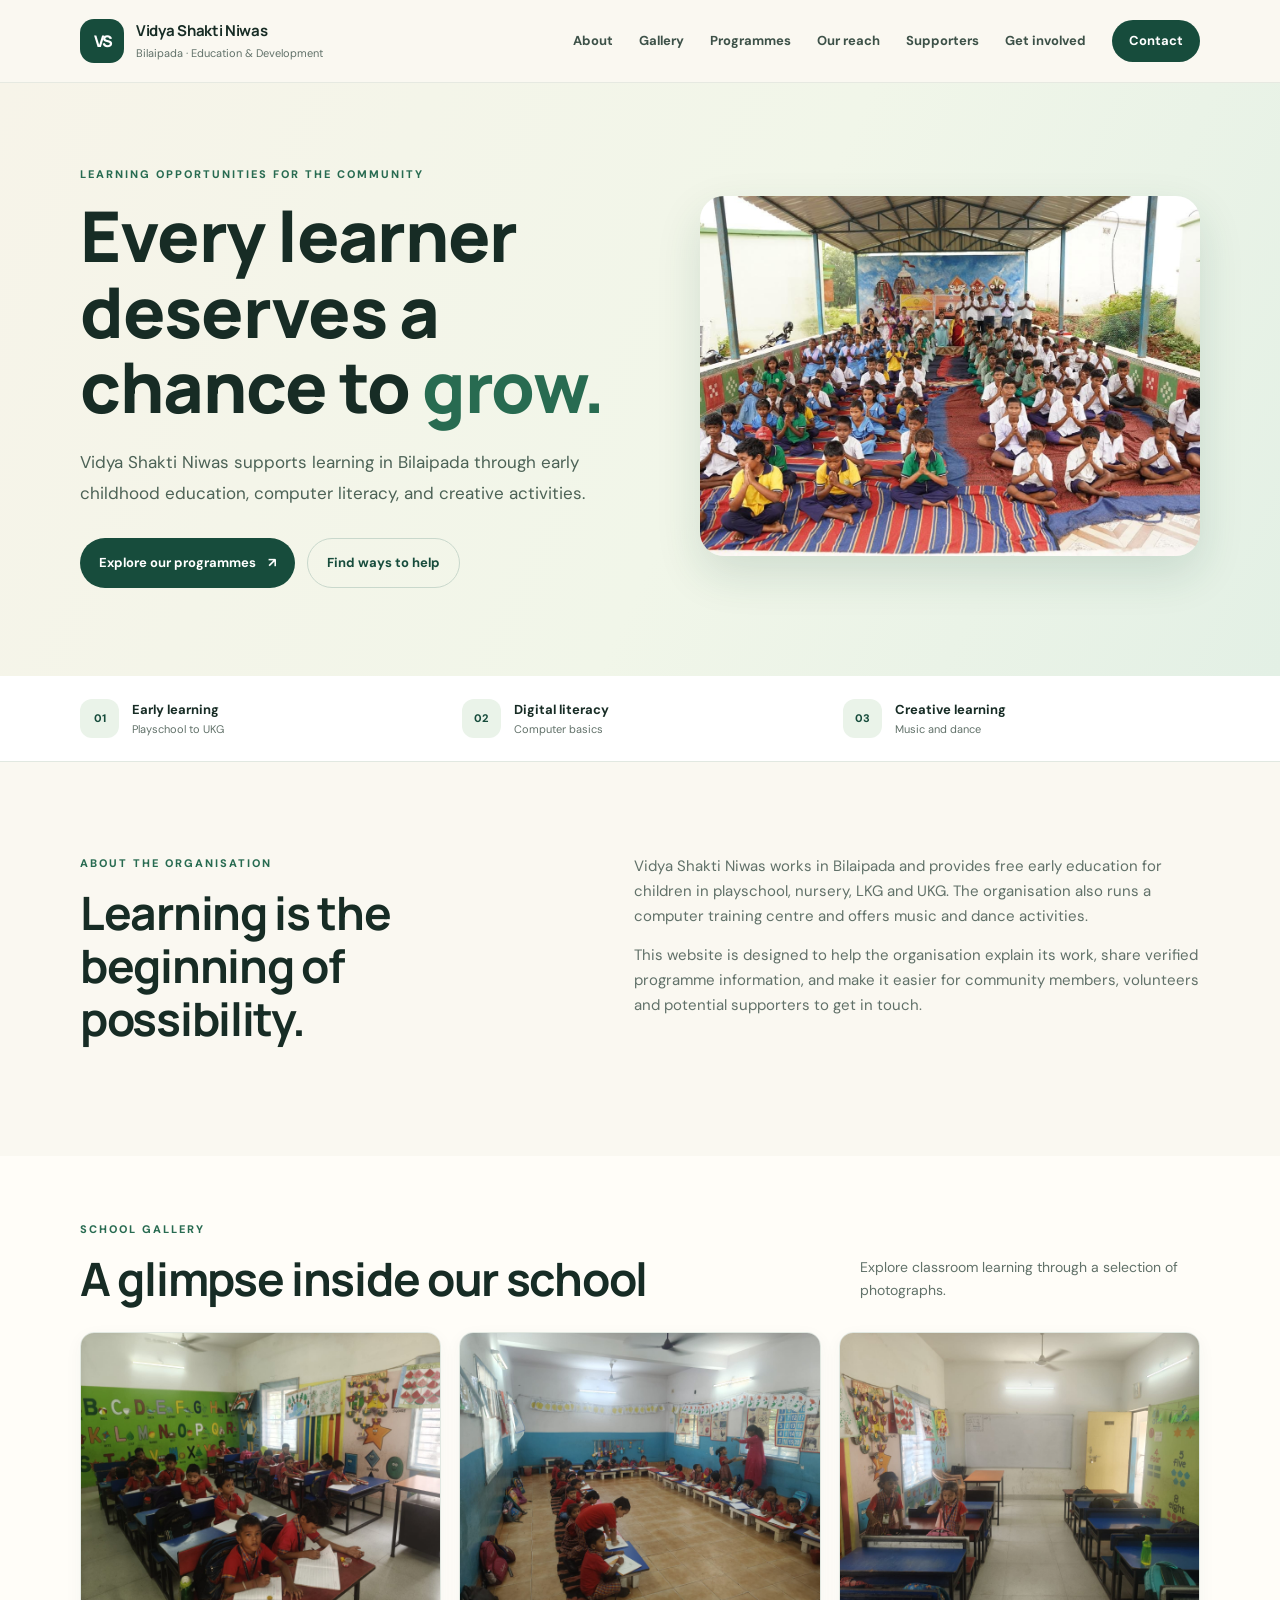
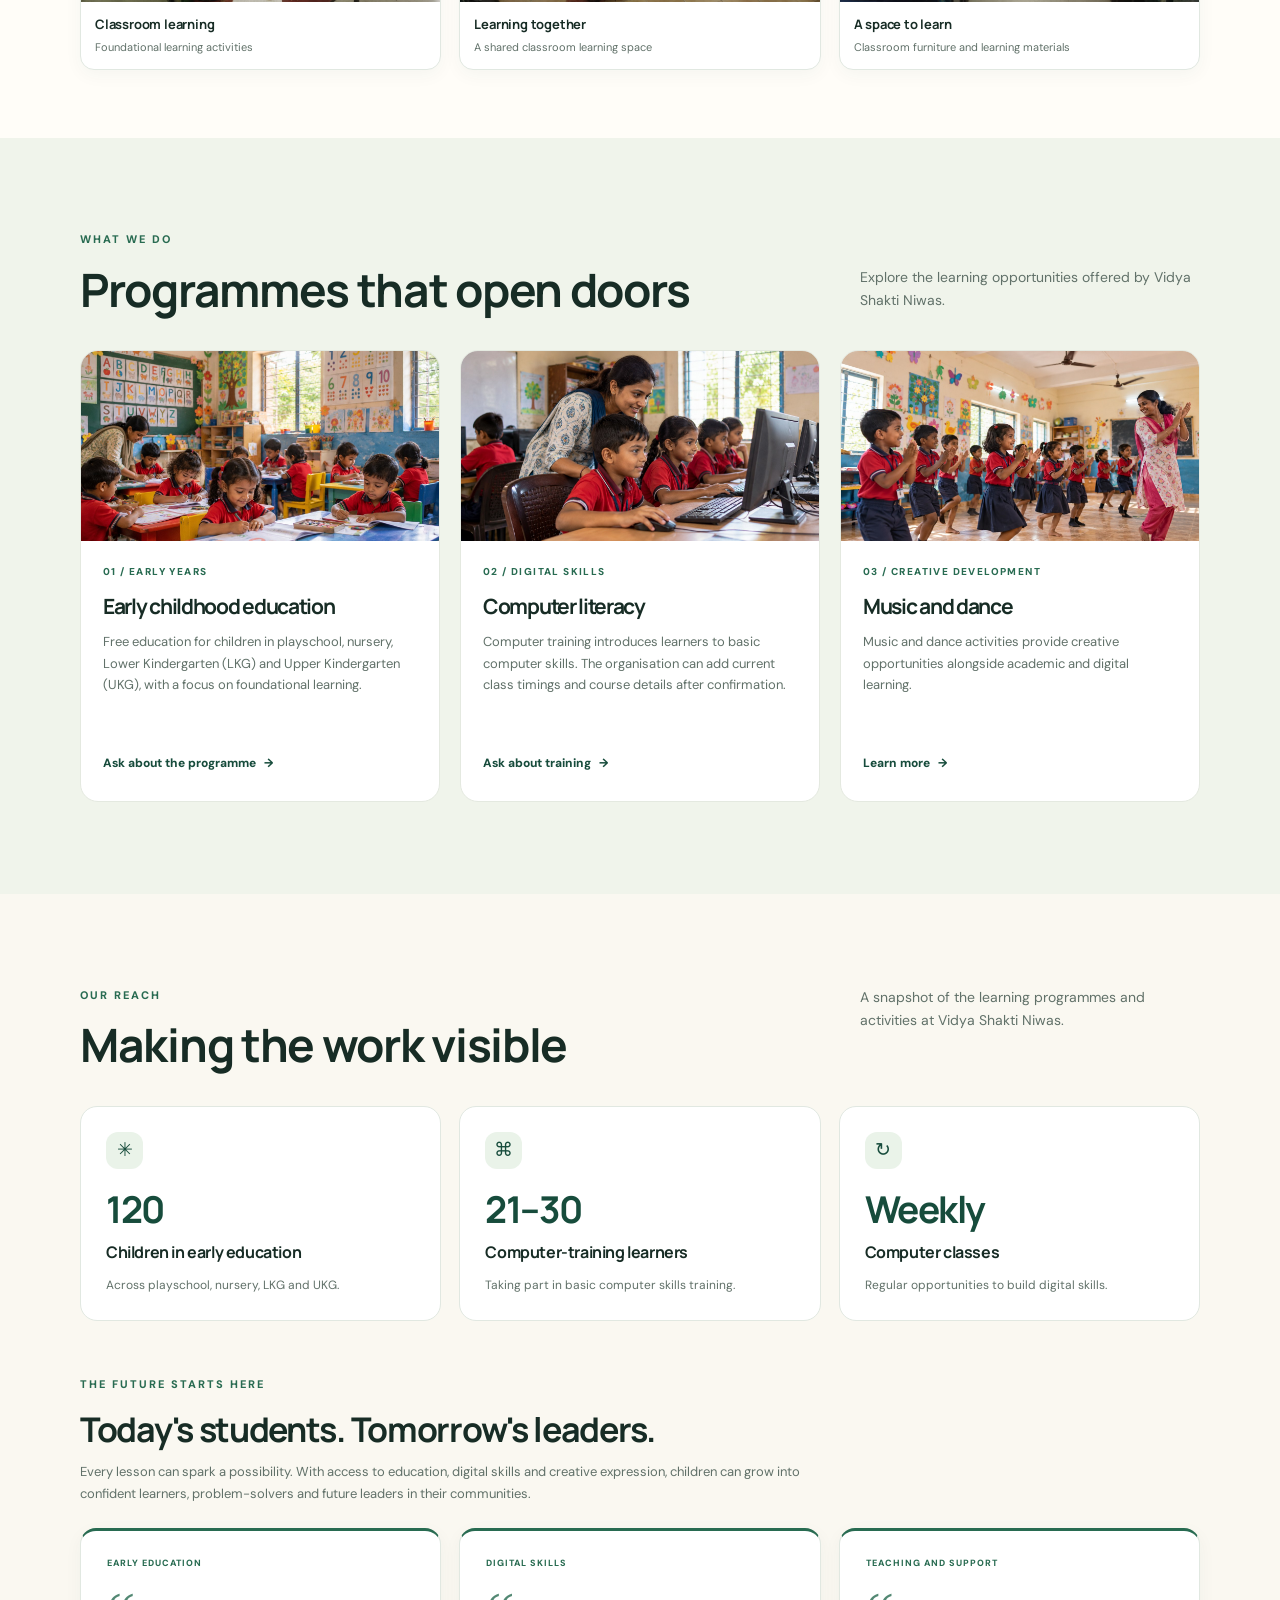
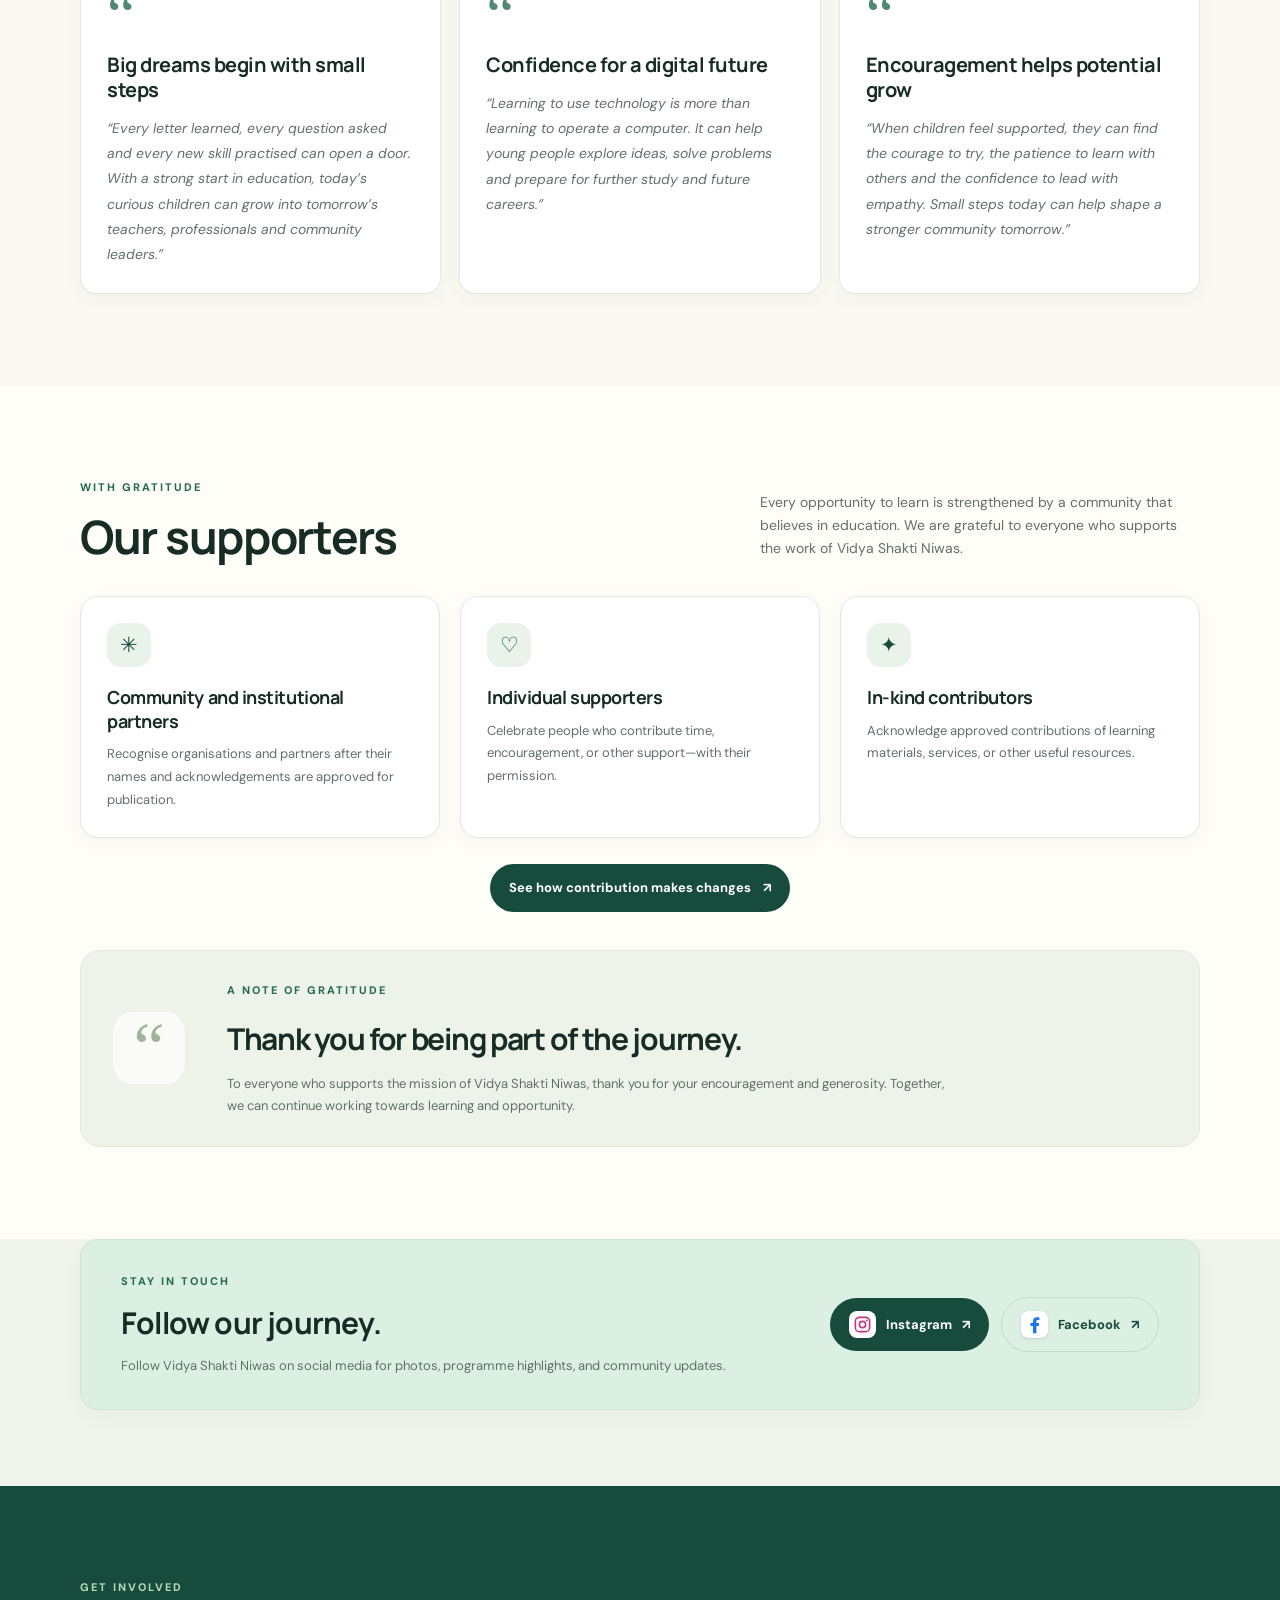
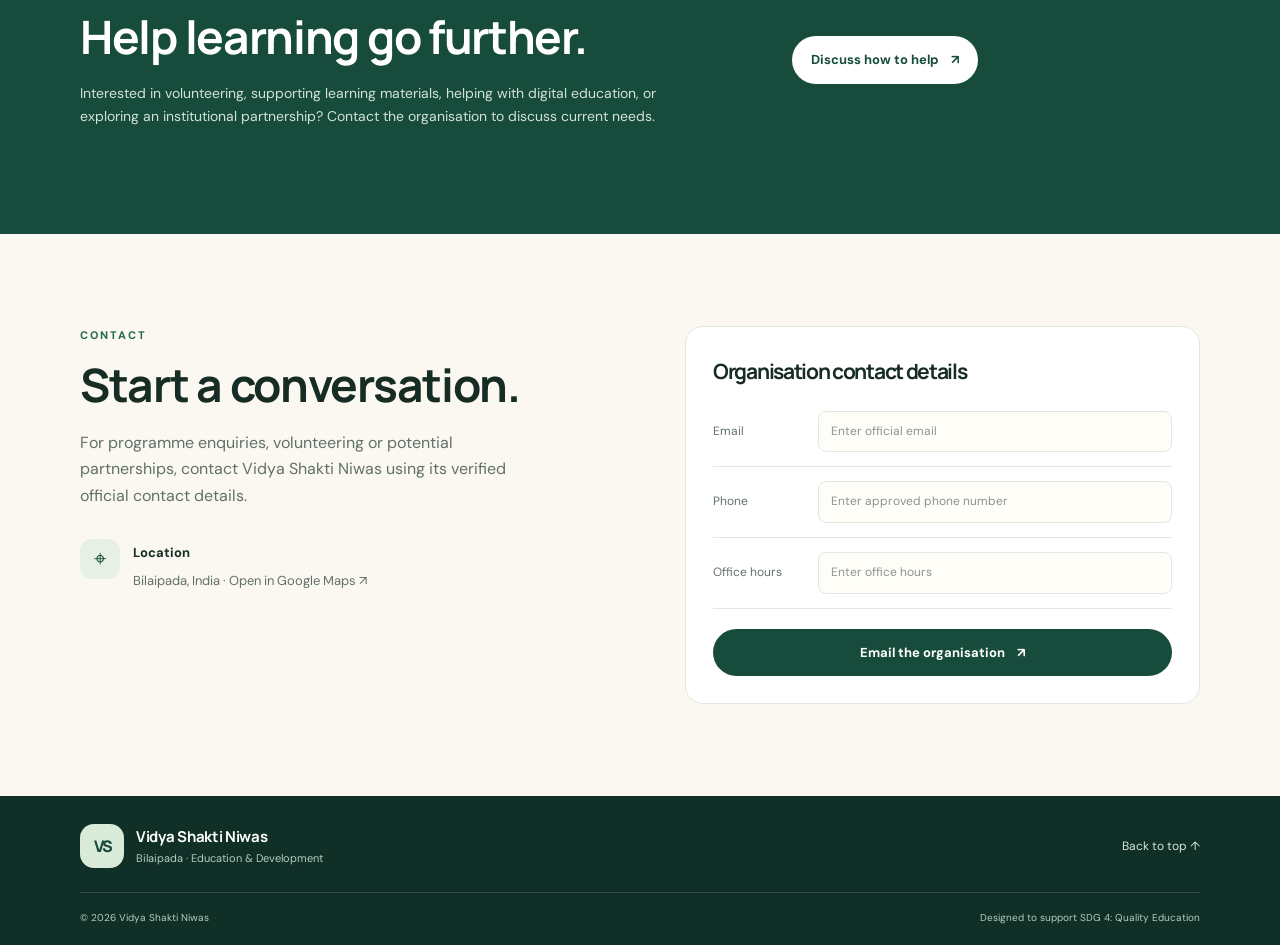
<file: index.html>
<!doctype html>
<html lang="en">
<head>
  <meta charset="utf-8">
  <meta name="viewport" content="width=device-width, initial-scale=1">
  <meta name="description" content="Learn about Vidya Shakti Niwas in Bilaipada and its early education, computer literacy, music and dance programmes.">
  <meta name="theme-color" content="#174c3c">
  <title>Vidya Shakti Niwas | Learning and Opportunity</title>
  <link rel="stylesheet" href="style.css?v=20261023-cards">
</head>
<body>
  <a class="skip-link" href="#main">Skip to content</a>
  <header class="site-header">
    <div class="container nav-wrap">
      <a class="brand" href="#home" aria-label="Vidya Shakti Niwas home">
        <span class="brand-mark" aria-hidden="true">VS</span>
        <span><strong>Vidya Shakti Niwas</strong><small>Bilaipada · Education & Development</small></span>
      </a>
      <button class="menu-toggle" id="menuToggle" aria-expanded="false" aria-controls="navLinks">Menu</button>
      <nav id="navLinks" class="nav-links" aria-label="Main navigation">
        <a href="#about">About</a>
        <a href="#school-gallery">Gallery</a>
        <a href="#programmes">Programmes</a>
        <a href="#impact">Our reach</a>
        <a href="#supporters">Supporters</a>
        <a href="#get-involved">Get involved</a>
        <a class="nav-cta" href="#contact">Contact</a>
      </nav>
    </div>
  </header>

  <main id="main">
    <section class="hero" id="home">
      <div class="hero-shape shape-one" aria-hidden="true"></div>
      <div class="container hero-grid">
        <div class="hero-copy">
          <p class="eyebrow">Learning opportunities for the community</p>
          <h1>Every learner deserves a chance to <em>grow.</em></h1>
          <p class="hero-intro">Vidya Shakti Niwas supports learning in Bilaipada through early childhood education, computer literacy, and creative activities.</p>
          <div class="hero-actions">
            <a class="button button-primary" href="#programmes">Explore our programmes <span aria-hidden="true">↗</span></a>
            <a class="button button-quiet" href="#get-involved">Find ways to help</a>
          </div>
        </div>
        <figure class="hero-photo-wrap">
          <img class="hero-photo" src="assets/school-community-gathering.jpg" alt="Students gathered beneath a covered outdoor learning space" loading="eager">
        </figure>
      </div>
    </section>

    <section class="trust-strip" aria-label="Organisation focus">
      <div class="container trust-grid">
        <div><span class="strip-icon">01</span><span><strong>Early learning</strong><small>Playschool to UKG</small></span></div>
        <div><span class="strip-icon">02</span><span><strong>Digital literacy</strong><small>Computer basics</small></span></div>
        <div><span class="strip-icon">03</span><span><strong>Creative learning</strong><small>Music and dance</small></span></div>
      </div>
    </section>

    <section class="section" id="about">
      <div class="container split">
        <div>
          <p class="eyebrow">About the organisation</p>
          <h2>Learning is the beginning of possibility.</h2>
        </div>
        <div class="section-copy">
          <p>Vidya Shakti Niwas works in Bilaipada and provides free early education for children in playschool, nursery, LKG and UKG. The organisation also runs a computer training centre and offers music and dance activities.</p>
          <p>This website is designed to help the organisation explain its work, share verified programme information, and make it easier for community members, volunteers and potential supporters to get in touch.</p>
        </div>
      </div>
    </section>

    <section class="section school-gallery" id="school-gallery">
      <div class="container">
        <div class="section-heading">
          <div><p class="eyebrow">School gallery</p><h2>A glimpse inside our school</h2></div>
          <p>Explore classroom learning through a selection of photographs.</p>
        </div>
        <div class="photo-grid">
          <figure class="photo-card">
            <img src="assets/classroom-alphabet-learning.jpeg" alt="Children learning in a classroom with alphabet displays" loading="lazy">
            <figcaption><strong>Classroom learning</strong><span>Foundational learning activities</span></figcaption>
          </figure>
          <figure class="photo-card">
            <img src="assets/classroom-learning-together.jpeg" alt="Children learning together in their classroom" loading="lazy">
            <figcaption><strong>Learning together</strong><span>A shared classroom learning space</span></figcaption>
          </figure>
          <figure class="photo-card">
            <img src="assets/classroom-empty-view.jpeg" alt="Classroom desks and educational displays" loading="lazy">
            <figcaption><strong>A space to learn</strong><span>Classroom furniture and learning materials</span></figcaption>
          </figure>
        </div>
      </div>
    </section>

    <section class="section section-tint" id="programmes">
      <div class="container">
        <div class="section-heading">
          <div><p class="eyebrow">What we do</p><h2>Programmes that open doors</h2></div>
          <p>Explore the learning opportunities offered by Vidya Shakti Niwas.</p>
        </div>
        <div class="programme-grid">
          <article class="programme-card">
            <div class="card-art"><img src="assets/ai-early-learning.jpg" alt="Illustration for the early childhood education programme" loading="lazy"></div>
            <div class="card-body"><p class="card-kicker">01 / Early years</p><h3>Early childhood education</h3><p>Free education for children in playschool, nursery, Lower Kindergarten (LKG) and Upper Kindergarten (UKG), with a focus on foundational learning.</p><a href="#contact" class="text-link">Ask about the programme <span aria-hidden="true">→</span></a></div>
          </article>
          <article class="programme-card">
            <div class="card-art"><img src="assets/ai-digital-literacy.jpg" alt="Illustration for the computer literacy programme" loading="lazy"></div>
            <div class="card-body"><p class="card-kicker">02 / Digital skills</p><h3>Computer literacy</h3><p>Computer training introduces learners to basic computer skills. The organisation can add current class timings and course details after confirmation.</p><a href="#contact" class="text-link">Ask about training <span aria-hidden="true">→</span></a></div>
          </article>
          <article class="programme-card">
            <div class="card-art"><img src="assets/ai-creative-learning.jpg" alt="Illustration for creative learning activities" loading="lazy"></div>
            <div class="card-body"><p class="card-kicker">03 / Creative development</p><h3>Music and dance</h3><p>Music and dance activities provide creative opportunities alongside academic and digital learning.</p><a href="#contact" class="text-link">Learn more <span aria-hidden="true">→</span></a></div>
          </article>
        </div>
      </div>
    </section>

    <section class="section" id="impact">
      <div class="container">
        <div class="section-heading impact-heading">
          <div><p class="eyebrow">Our reach</p><h2>Making the work visible</h2></div>
          <p>A snapshot of the learning programmes and activities at Vidya Shakti Niwas.</p>
        </div>
        <div class="impact-grid">
          <article class="impact-card"><span class="impact-symbol">✳</span><strong>120</strong><h3>Children in early education</h3><p>Across playschool, nursery, LKG and UKG.</p></article>
          <article class="impact-card"><span class="impact-symbol">⌘</span><strong>21–30</strong><h3>Computer-training learners</h3><p>Taking part in basic computer skills training.</p></article>
          <article class="impact-card"><span class="impact-symbol">↻</span><strong>Weekly</strong><h3>Computer classes</h3><p>Regular opportunities to build digital skills.</p></article>
        </div>
        <div class="stories-heading">
          <p class="eyebrow">The future starts here</p>
          <h3>Today's students. Tomorrow's leaders.</h3>
          <p>Every lesson can spark a possibility. With access to education, digital skills and creative expression, children can grow into confident learners, problem-solvers and future leaders in their communities.</p>
        </div>
        <div class="success-story-grid text-story-grid">
          <article class="success-story-card text-success-story">
            <div class="success-story-body">
              <span class="story-tag">Early education</span>
              <span class="story-quote-mark" aria-hidden="true">“</span>
              <h4>Big dreams begin with small steps</h4>
              <blockquote>“Every letter learned, every question asked and every new skill practised can open a door. With a strong start in education, today’s curious children can grow into tomorrow’s teachers, professionals and community leaders.”</blockquote>
            </div>
          </article>
          <article class="success-story-card text-success-story">
            <div class="success-story-body">
              <span class="story-tag">Digital skills</span>
              <span class="story-quote-mark" aria-hidden="true">“</span>
              <h4>Confidence for a digital future</h4>
              <blockquote>“Learning to use technology is more than learning to operate a computer. It can help young people explore ideas, solve problems and prepare for further study and future careers.”</blockquote>
            </div>
          </article>
          <article class="success-story-card text-success-story">
            <div class="success-story-body">
              <span class="story-tag">Teaching and support</span>
              <span class="story-quote-mark" aria-hidden="true">“</span>
              <h4>Encouragement helps potential grow</h4>
              <blockquote>“When children feel supported, they can find the courage to try, the patience to learn with others and the confidence to lead with empathy. Small steps today can help shape a stronger community tomorrow.”</blockquote>
            </div>
          </article>
        </div>
      </div>
    </section>



    <!-- Added section 1: supporter recognition and gratitude -->
    <section class="section community-supporters" id="supporters">
      <div class="container">
        <div class="community-section-heading">
          <div>
            <p class="eyebrow">With gratitude</p>
            <h2>Our supporters</h2>
          </div>
          <p>Every opportunity to learn is strengthened by a community that believes in education. We are grateful to everyone who supports the work of Vidya Shakti Niwas.</p>
        </div>
        <div class="supporters-grid">
          <article class="supporter-item">
            <span class="supporter-icon" aria-hidden="true">✳</span>
            <h3>Community and institutional partners</h3>
            <p>Recognise organisations and partners after their names and acknowledgements are approved for publication.</p>
          </article>
          <article class="supporter-item">
            <span class="supporter-icon" aria-hidden="true">♡</span>
            <h3>Individual supporters</h3>
            <p>Celebrate people who contribute time, encouragement, or other support—with their permission.</p>
          </article>
          <article class="supporter-item">
            <span class="supporter-icon" aria-hidden="true">✦</span>
            <h3>In-kind contributors</h3>
            <p>Acknowledge approved contributions of learning materials, services, or other useful resources.</p>
          </article>
        </div>
        <div class="supporter-dashboard-cta" style="text-align:center; padding: 26px 0 8px;">
          <a class="button button-primary" href="impact-dashboard.html">See how contribution makes changes <span aria-hidden="true">↗</span></a>
        </div>
        <div class="gratitude-panel">
          <div class="gratitude-symbol" aria-hidden="true">“</div>
          <div>
            <p class="eyebrow">A note of gratitude</p>
            <h3>Thank you for being part of the journey.</h3>
            <p>To everyone who supports the mission of Vidya Shakti Niwas, thank you for your encouragement and generosity. Together, we can continue working towards learning and opportunity.</p>
          </div>
        </div>
      </div>
    </section>
<section class="section social-follow-section" aria-labelledby="social-follow-title">
      <div class="container">
        <div class="updates-connect-panel">
          <div>
            <p class="eyebrow">Stay in touch</p>
            <h3 id="social-follow-title">Follow our journey.</h3>
            <p>Follow Vidya Shakti Niwas on social media for photos, programme highlights, and community updates.</p>
          </div>
          <div class="social-links">
            <a class="button button-primary social-button" href="https://www.instagram.com/vidyashaktiniyas/" target="_blank" rel="noopener noreferrer" aria-label="Follow Vidya Shakti Niwas on Instagram">
              <span class="social-brand-icon instagram-icon" aria-hidden="true"><svg viewBox="0 0 24 24" fill="none" xmlns="http://www.w3.org/2000/svg"><rect x="3" y="3" width="18" height="18" rx="5" stroke="currentColor" stroke-width="2"/><circle cx="12" cy="12" r="4" stroke="currentColor" stroke-width="2"/><circle cx="17.5" cy="6.8" r="1.2" fill="currentColor"/></svg></span>
              Instagram <span aria-hidden="true">↗</span>
            </a>
            <a class="button button-quiet social-button" href="https://www.facebook.com/p/Vidya-shakti-niyas-100068247683896/" target="_blank" rel="noopener noreferrer" aria-label="Follow Vidya Shakti Niwas on Facebook">
              <span class="social-brand-icon facebook-icon" aria-hidden="true"><svg viewBox="0 0 24 24" xmlns="http://www.w3.org/2000/svg"><path fill="currentColor" d="M13.5 21v-8h2.7l.4-3.1h-3.1V8c0-.9.3-1.5 1.6-1.5h1.7V3.7c-.3 0-1.4-.1-2.6-.1-2.6 0-4.4 1.6-4.4 4.5v1.8H7V13h2.8v8z"/></svg></span>
              Facebook <span aria-hidden="true">↗</span>
            </a>
          </div>
        </div>
      </div>
    </section>

    <section class="section get-involved-section" id="get-involved">
      <div class="container get-involved">
        <div><p class="eyebrow eyebrow-light">Get involved</p><h2>Help learning go further.</h2><p>Interested in volunteering, supporting learning materials, helping with digital education, or exploring an institutional partnership? Contact the organisation to discuss current needs.</p></div>
        <div class="involved-actions">
          <a class="button button-light" href="#contact">Discuss how to help <span aria-hidden="true">↗</span></a>
        </div>
      </div>
    </section>

    <section class="section contact-section" id="contact">
      <div class="container contact-grid">
        <div><p class="eyebrow">Contact</p><h2>Start a conversation.</h2><p>For programme enquiries, volunteering or potential partnerships, contact Vidya Shakti Niwas using its verified official contact details.</p><div class="contact-location"><span aria-hidden="true">⌖</span><div><strong>Location</strong><p><a class="location-map-link" href="https://maps.app.goo.gl/6gzriE2rU4JqGjqt5" target="_blank" rel="noopener noreferrer" aria-label="Open Bilaipada location in Google Maps">Bilaipada, India · Open in Google Maps ↗</a></p></div></div></div>
        <div class="contact-box">
          <h3>Organisation contact details</h3>
          <div class="contact-line contact-line-input"><label for="officialEmail">Email</label><input id="officialEmail" type="email" placeholder="Enter official email" autocomplete="email"></div>
          <div class="contact-line contact-line-input"><label for="officialPhone">Phone</label><input id="officialPhone" type="tel" placeholder="Enter approved phone number" autocomplete="tel"></div>
          <div class="contact-line contact-line-input"><label for="officeHours">Office hours</label><input id="officeHours" type="text" placeholder="Enter office hours"></div>
          <a class="button button-primary button-full" href="#contact" id="emailButton">Email the organisation <span aria-hidden="true">↗</span></a>
        </div>
      </div>
    </section>
  </main>

  <footer class="site-footer">
    <div class="container footer-top"><a class="brand brand-footer" href="#home"><span class="brand-mark">VS</span><span><strong>Vidya Shakti Niwas</strong><small>Bilaipada · Education & Development</small></span></a><a class="back-top" href="#home">Back to top ↑</a></div>
    <div class="container footer-bottom"><span>© <span id="year"></span> Vidya Shakti Niwas</span><span>Designed to support SDG 4: Quality Education</span></div>
  </footer>
  <script src="script.js"></script>
</body>
</html>
</file>
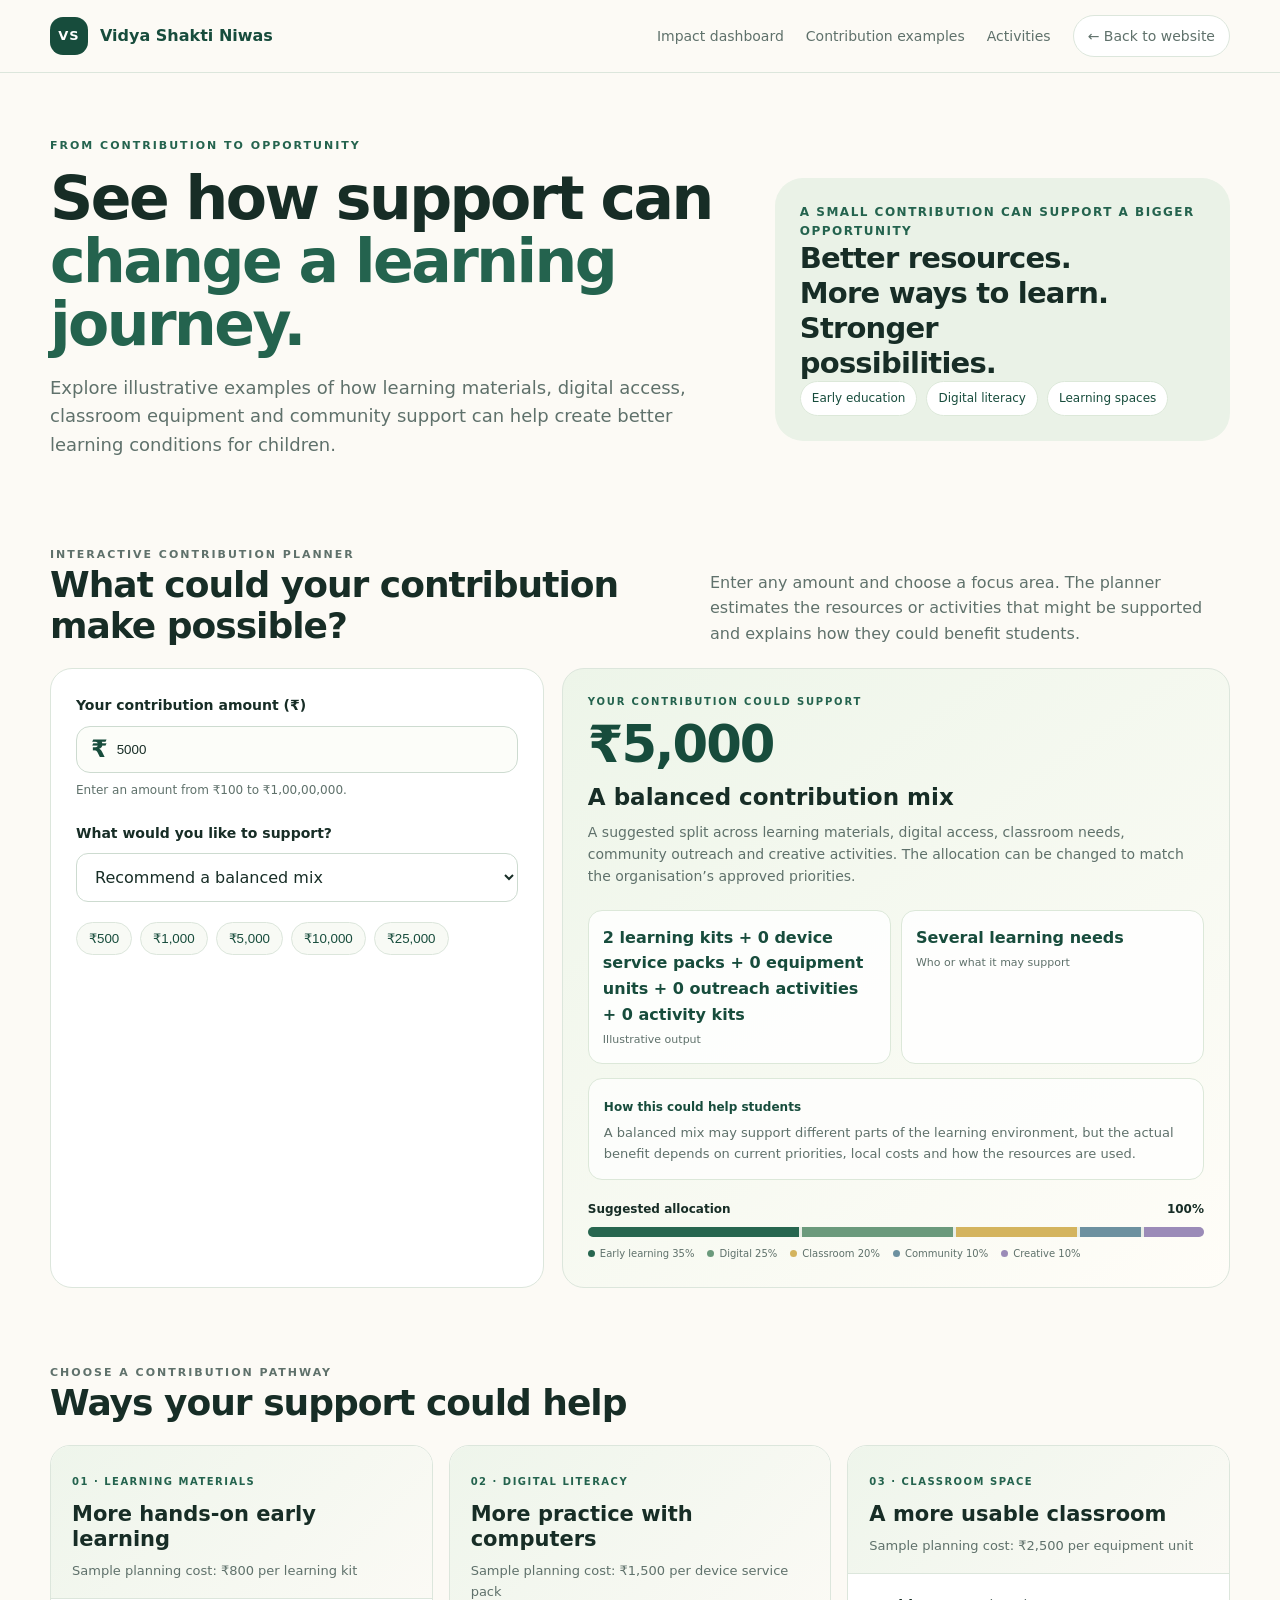
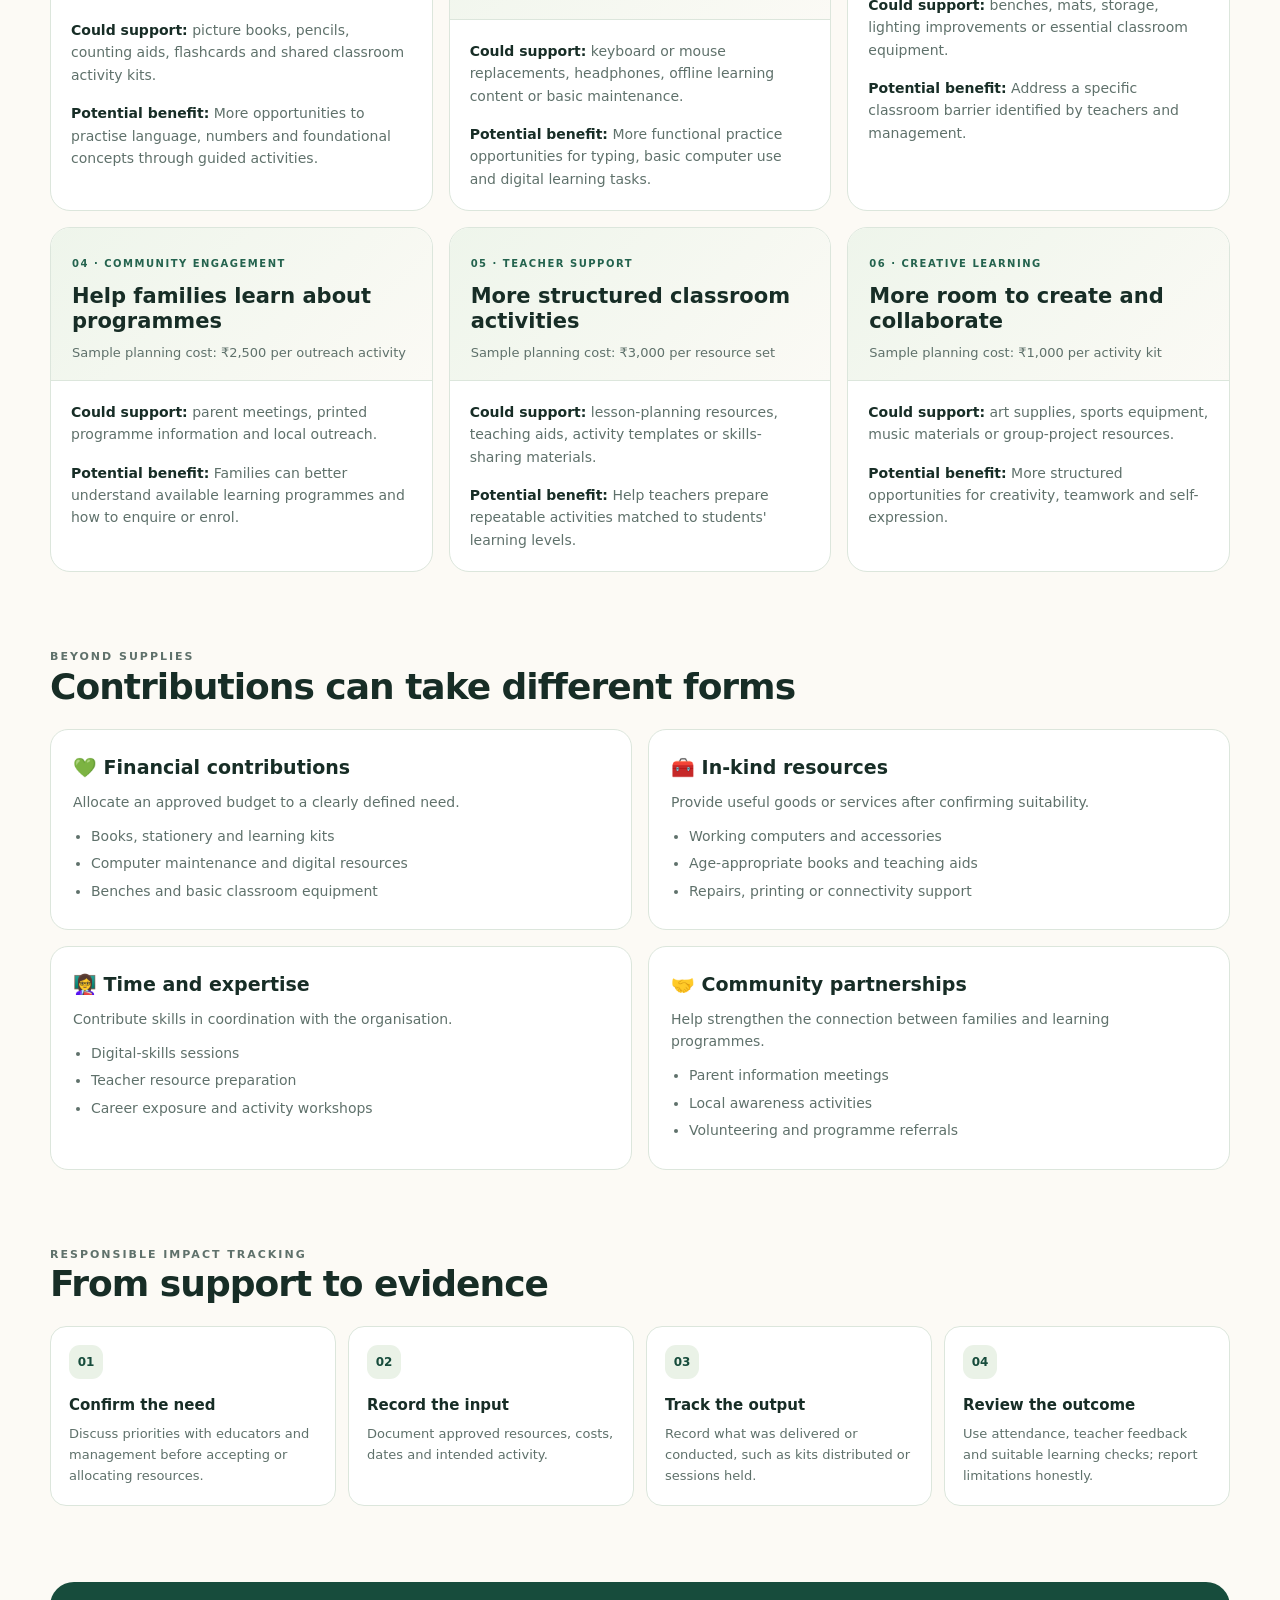
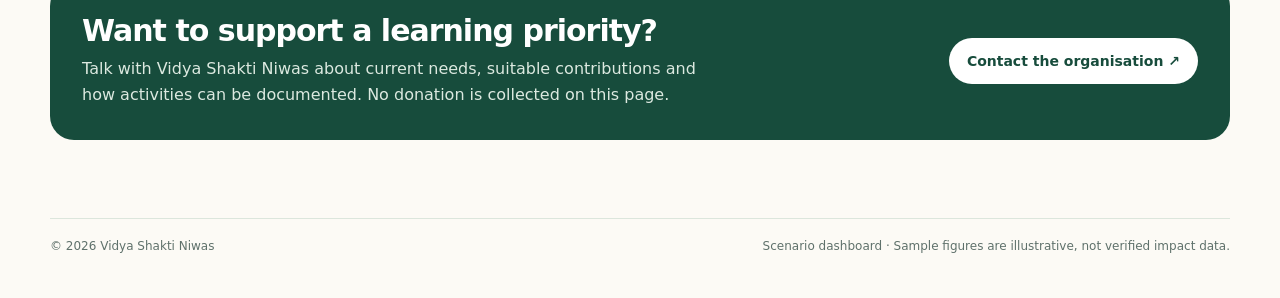
<file: impact-dashboard.html>
<!doctype html>
<html lang="en">
<head>
<meta charset="utf-8">
<meta name="viewport" content="width=device-width, initial-scale=1">
<meta name="description" content="Illustrative examples showing how contributions can support learning at Vidya Shakti Niwas.">
<title>How Contributions Make a Difference | Vidya Shakti Niwas</title>
<style>
:root{--green:#174c3c;--green2:#24634e;--mint:#eaf2e7;--cream:#fcfaf5;--ink:#172d26;--muted:#5f716b;--line:#dce6dc;--white:#fff;--gold:#d7a84a;--blue:#5b8190}
*{box-sizing:border-box}html{scroll-behavior:smooth}body{margin:0;background:var(--cream);color:var(--ink);font:16px/1.6 Inter,ui-sans-serif,system-ui,-apple-system,"Segoe UI",sans-serif}
a{color:inherit}.wrap{width:min(1180px,calc(100% - 40px));margin:auto}.topbar{border-bottom:1px solid var(--line);background:rgba(252,250,245,.94);position:sticky;top:0;z-index:5;backdrop-filter:blur(10px)}.nav{min-height:72px;display:flex;align-items:center;justify-content:space-between;gap:20px}.brand{display:flex;align-items:center;gap:12px;text-decoration:none;font-weight:750;color:var(--green)}.mark{width:38px;height:38px;border-radius:13px;background:var(--green);color:white;display:grid;place-items:center;font-size:13px;letter-spacing:1px}.navlinks{display:flex;align-items:center;gap:22px}.navlinks a{text-decoration:none;font-size:14px;color:var(--muted)}.navlinks a:hover{color:var(--green)}.back{border:1px solid var(--line);border-radius:999px;padding:9px 14px!important;background:#fff}
.hero{padding:64px 0 36px}.eyebrow{text-transform:uppercase;letter-spacing:2px;color:var(--green2);font-size:11px;font-weight:800;margin:0 0 12px}.hero-grid{display:grid;grid-template-columns:1.2fr .8fr;gap:42px;align-items:center}.hero h1{font-size:clamp(36px,5vw,60px);letter-spacing:-2.5px;line-height:1.05;margin:0 0 18px;max-width:720px}.hero h1 em{font-style:normal;color:var(--green2)}.lead{font-size:18px;color:var(--muted);max-width:690px;margin:0 0 22px}.notice{border:1px solid #e7d8ad;background:#fff9e9;border-radius:14px;padding:14px 16px;font-size:13px;color:#67562c}.notice strong{display:block;color:#57471f;margin-bottom:3px}.hero-art{background:var(--mint);border-radius:28px;padding:25px;min-height:260px;display:flex;flex-direction:column;justify-content:space-between;position:relative;overflow:hidden}.art-kicker{font-size:12px;letter-spacing:1.5px;font-weight:800;color:var(--green2)}.art-quote{font-size:29px;font-weight:700;line-height:1.2;max-width:340px;letter-spacing:-.8px}.art-bottom{display:flex;gap:9px;flex-wrap:wrap}.pill{background:#fff;border:1px solid #dce8d9;padding:7px 11px;border-radius:99px;font-size:12px;color:var(--green)}
.section{padding:28px 0 48px}.section-head{display:flex;justify-content:space-between;align-items:end;gap:24px;margin-bottom:22px}.section h2{font-size:clamp(25px,3vw,36px);letter-spacing:-1px;line-height:1.15;margin:0}.section-head p{max-width:520px;color:var(--muted);margin:0}.filters{display:flex;flex-wrap:wrap;gap:9px;margin:20px 0 24px}.filter{border:1px solid var(--line);border-radius:999px;padding:9px 15px;background:#fff;color:var(--muted);font:inherit;font-size:13px;cursor:pointer}.filter.active,.filter:hover{background:var(--green);color:#fff;border-color:var(--green)}
.metrics{display:grid;grid-template-columns:repeat(4,1fr);gap:14px}.metric{background:#fff;border:1px solid var(--line);border-radius:18px;padding:20px;min-height:145px}.metric .icon{width:37px;height:37px;display:grid;place-items:center;border-radius:12px;background:var(--mint);font-size:18px;margin-bottom:14px}.metric .number{font-size:30px;font-weight:800;letter-spacing:-1px;color:var(--green);line-height:1.1}.metric .label{font-weight:650;margin-top:7px}.metric small{color:var(--muted);display:block;margin-top:5px;font-size:12px}
.cards{display:grid;grid-template-columns:repeat(3,1fr);gap:16px}.scenario{background:#fff;border:1px solid var(--line);border-radius:20px;overflow:hidden;display:flex;flex-direction:column}.scenario-top{padding:21px 21px 16px;background:linear-gradient(135deg,#eef5eb,#fbfaf5);border-bottom:1px solid var(--line)}.scenario-top .tag{font-size:10px;letter-spacing:1.5px;font-weight:800;color:var(--green2);text-transform:uppercase}.scenario h3{font-size:21px;line-height:1.2;margin:9px 0}.scenario-top p{font-size:13px;color:var(--muted);margin:0}.scenario-body{padding:20px;display:flex;flex-direction:column;gap:16px;flex:1}.scenario-body p{margin:0;color:var(--muted);font-size:14px}.scenario-body strong{color:var(--ink)}.impact-row{display:grid;grid-template-columns:1fr auto;gap:10px;align-items:center;font-size:13px}.impact-row b{color:var(--green);font-size:15px}.bar{height:7px;background:#edf1ec;border-radius:99px;overflow:hidden;margin-top:6px}.bar span{display:block;height:100%;width:var(--w);background:var(--green2);border-radius:99px}.scenario-foot{padding:13px 20px;border-top:1px solid var(--line);font-size:11px;color:var(--muted);background:#fdfdfb}
.activity-grid{display:grid;grid-template-columns:1fr 1fr;gap:16px}.activity{border:1px solid var(--line);background:white;border-radius:18px;padding:22px}.activity h3{margin:0 0 8px;font-size:19px}.activity p{margin:0;color:var(--muted);font-size:14px}.activity ul{padding-left:18px;color:var(--muted);font-size:14px;margin:12px 0 0}.activity li{margin:5px 0}.steps{display:grid;grid-template-columns:repeat(4,1fr);gap:12px;counter-reset:step}.step{border:1px solid var(--line);background:#fff;border-radius:16px;padding:18px;counter-increment:step}.step:before{content:"0" counter(step);display:grid;place-items:center;width:34px;height:34px;border-radius:11px;background:var(--mint);color:var(--green);font-size:12px;font-weight:800;margin-bottom:14px}.step h3{font-size:15px;margin:0 0 7px}.step p{font-size:13px;color:var(--muted);margin:0}
.cta{background:var(--green);color:#fff;border-radius:24px;padding:32px;display:flex;justify-content:space-between;align-items:center;gap:22px}.cta h2{margin:0 0 8px;font-size:30px;line-height:1.15}.cta p{margin:0;color:#dce9e0;max-width:650px}.cta a{white-space:nowrap;background:#fff;color:var(--green);border-radius:999px;padding:12px 18px;text-decoration:none;font-weight:750;font-size:14px}.foot{padding:30px 0 42px;color:var(--muted);font-size:12px}.footline{border-top:1px solid var(--line);padding-top:18px;display:flex;justify-content:space-between;gap:20px}
.hidden{display:none!important}
@media(max-width:850px){.hero-grid{grid-template-columns:1fr}.hero-art{min-height:220px}.metrics{grid-template-columns:repeat(2,1fr)}.cards{grid-template-columns:1fr 1fr}.steps{grid-template-columns:repeat(2,1fr)}.section-head{align-items:start;flex-direction:column}.navlinks{gap:12px}.navlinks a:not(.back){display:none}}
@media(max-width:580px){.wrap{width:min(100% - 28px,1180px)}.hero{padding-top:42px}.hero h1{letter-spacing:-1.5px}.lead{font-size:16px}.metrics,.cards,.activity-grid,.steps{grid-template-columns:1fr}.metric{min-height:auto}.cta{align-items:start;flex-direction:column;padding:25px}.cta h2{font-size:26px}.footline{flex-direction:column}.nav{min-height:62px}}

.estimate-note{margin:0;color:var(--muted);font-size:13px;max-width:690px}
.planner{display:grid;grid-template-columns:.85fr 1.15fr;gap:18px}
.planner-input,.planner-result{border:1px solid var(--line);border-radius:22px;padding:25px;background:#fff}
.planner-input label{display:block;font-weight:750;font-size:14px;margin:0 0 9px}
.amount-field{display:flex;align-items:center;border:1px solid #cddbd0;border-radius:14px;padding:0 14px;margin-bottom:8px;background:#fcfdf9}
.amount-field span{font-size:24px;font-weight:750;color:var(--green);margin-right:9px}
.amount-field input{width:100%;min-width:0;border:0;outline:0;background:transparent;padding:15px 0;font:700 25px/1.2 inherit;color:var(--ink)}
.input-help{font-size:12px;color:var(--muted);margin:0 0 22px}
.planner-input select{width:100%;padding:13px 14px;border:1px solid #cddbd0;border-radius:12px;background:#fff;font:inherit;color:var(--ink);margin-bottom:17px}
.quick-amounts{display:flex;flex-wrap:wrap;gap:8px;margin-top:3px}
.quick-amounts button{border:1px solid var(--line);background:#f8faf5;color:var(--green);border-radius:999px;padding:8px 12px;font:650 12px inherit;cursor:pointer}
.quick-amounts button:hover,.quick-amounts button:focus{background:var(--green);border-color:var(--green);color:white}
.planner-result{background:linear-gradient(145deg,#edf5e9,#fffdf8);display:flex;flex-direction:column;justify-content:center}
.result-kicker{font-size:10px;font-weight:850;letter-spacing:1.8px;color:var(--green2);margin:0 0 8px}
.result-amount{font-size:clamp(36px,4vw,52px);line-height:1.05;letter-spacing:-2px;font-weight:850;color:var(--green);margin-bottom:12px}
.planner-result h3{font-size:23px;line-height:1.2;margin:0 0 9px}
.planner-result>p:not(.result-kicker){color:var(--muted);margin:0;font-size:14px}
.result-stats{display:grid;grid-template-columns:1fr 1fr;gap:10px;margin-top:22px}
.result-stats>div{background:rgba(255,255,255,.85);border:1px solid #dce8d9;border-radius:14px;padding:14px}
.result-stats span{display:block;font-weight:800;color:var(--green);font-size:16px}
.result-stats small{display:block;color:var(--muted);font-size:11px;margin-top:4px}
.benefit-box{margin-top:14px;padding:14px 15px;border:1px solid #dce8d9;background:rgba(255,255,255,.72);border-radius:14px}
.benefit-box strong{font-size:12px;color:var(--green)}
.benefit-box p{margin:5px 0 0;color:var(--muted);font-size:13px}
.allocation{margin-top:20px}
.allocation-head{display:flex;justify-content:space-between;font-size:12px;font-weight:750;margin-bottom:8px}
.allocation-bar{display:flex;gap:3px;height:10px;border-radius:99px;overflow:hidden;background:#e9eee7}
.allocation-bar span:nth-child(1){background:#27664f}.allocation-bar span:nth-child(2){background:#6b9a7c}.allocation-bar span:nth-child(3){background:#d4b45e}.allocation-bar span:nth-child(4){background:#6d91a0}.allocation-bar span:nth-child(5){background:#9b8bb8}
.allocation-legend{display:flex;flex-wrap:wrap;gap:7px 13px;margin-top:9px;font-size:10px;color:var(--muted)}
.allocation-legend span:before{content:"";display:inline-block;width:7px;height:7px;border-radius:50%;background:#27664f;margin-right:5px}
.allocation-legend span:nth-child(2):before{background:#6b9a7c}.allocation-legend span:nth-child(3):before{background:#d4b45e}.allocation-legend span:nth-child(4):before{background:#6d91a0}.allocation-legend span:nth-child(5):before{background:#9b8bb8}
.calculator-note{margin:14px 0 0;color:var(--muted);font-size:12px;line-height:1.6}
.calculator-note strong{color:var(--ink)}
@media(max-width:850px){.planner{grid-template-columns:1fr}.planner-result{min-height:300px}}
@media(max-width:580px){.planner-input,.planner-result{padding:20px}.result-stats{grid-template-columns:1fr 1fr}.quick-amounts button{padding:8px 10px}}

</style>
</head>
<body>
<header class="topbar">
  <div class="wrap nav">
    <a class="brand" href="index.html"><span class="mark">VS</span><span>Vidya Shakti Niwas</span></a>
    <nav class="navlinks" aria-label="Page navigation">
      <a href="#dashboard">Impact dashboard</a><a href="#scenarios">Contribution examples</a><a href="#activities">Activities</a><a class="back" href="index.html">← Back to website</a>
    </nav>
  </div>
</header>
<main>
<section class="hero">
 <div class="wrap hero-grid">
  <div>
   <p class="eyebrow">From contribution to opportunity</p>
   <h1>See how support can <em>change a learning journey.</em></h1>
   <p class="lead">Explore illustrative examples of how learning materials, digital access, classroom equipment and community support can help create better learning conditions for children.</p>
  </div>
  <aside class="hero-art">
   <div class="art-kicker">A SMALL CONTRIBUTION CAN SUPPORT A BIGGER OPPORTUNITY</div>
   <div class="art-quote">Better resources.<br>More ways to learn.<br>Stronger possibilities.</div>
   <div class="art-bottom"><span class="pill">Early education</span><span class="pill">Digital literacy</span><span class="pill">Learning spaces</span></div>
  </aside>
 </div>
</section>
<section class="section" id="dashboard">
 <div class="wrap">
  <div class="section-head"><div><p class="eyebrow">Interactive contribution planner</p><h2>What could your contribution make possible?</h2></div><p>Enter any amount and choose a focus area. The planner estimates the resources or activities that might be supported and explains how they could benefit students.</p></div>

  <div class="planner">
   <div class="planner-input">
    <label for="amountInput">Your contribution amount (₹)</label>
    <div class="amount-field"><span>₹</span><input id="amountInput" type="number" min="100" max="10000000" step="100" value="5000" inputmode="numeric" aria-describedby="amountHelp"></div>
    <p id="amountHelp" class="input-help">Enter an amount from ₹100 to ₹1,00,00,000.</p>
    <label for="focusSelect">What would you like to support?</label>
    <select id="focusSelect">
     <option value="balanced">Recommend a balanced mix</option>
     <option value="early">Early learning materials</option>
     <option value="digital">Digital literacy</option>
     <option value="space">Classroom equipment</option>
     <option value="community">Parent and community outreach</option>
     <option value="teacher">Teacher resources</option>
     <option value="creative">Creative learning activities</option>
    </select>
    <div class="quick-amounts" aria-label="Quick amount choices">
     <button type="button" data-amount="500">₹500</button>
     <button type="button" data-amount="1000">₹1,000</button>
     <button type="button" data-amount="5000">₹5,000</button>
     <button type="button" data-amount="10000">₹10,000</button>
     <button type="button" data-amount="25000">₹25,000</button>
    </div>
   </div>
   <div class="planner-result" aria-live="polite" aria-atomic="true">
    <p class="result-kicker">YOUR CONTRIBUTION COULD SUPPORT</p>
    <div class="result-amount" id="resultAmount">₹5,000</div>
    <h3 id="resultTitle">Hands-on early learning</h3>
    <p id="resultSummary">Learning kits with books, flashcards and counting aids could help teachers run more practical learning activities.</p>
    <div class="result-stats">
     <div><span id="resultOutput">About 6 kits</span><small>Illustrative output</small></div>
     <div><span id="resultReach">Shared classroom use</span><small>Who or what it may support</small></div>
    </div>
    <div class="benefit-box"><strong>How this could help students</strong><p id="resultBenefit">Children may get more opportunities to practise foundational skills through guided activities.</p></div>
    <div class="allocation" id="allocationWrap">
     <div class="allocation-head"><span>Suggested allocation</span><span id="allocationTotal">100%</span></div>
     <div class="allocation-bar" id="allocationBar"><span style="width:35%"></span><span style="width:25%"></span><span style="width:20%"></span><span style="width:10%"></span><span style="width:10%"></span></div>
     <div class="allocation-legend" id="allocationLegend"><span>Early learning</span><span>Digital</span><span>Classroom</span><span>Community</span><span>Creative</span></div>
    </div>
   </div>
  </div>
  </div>
</section>

<section class="section" id="scenarios">
 <div class="wrap">
  <div class="section-head"><div><p class="eyebrow">Choose a contribution pathway</p><h2>Ways your support could help</h2></div></div>
  <div class="cards">
   <article class="scenario"><div class="scenario-top"><span class="tag">01 · Learning materials</span><h3>More hands-on early learning</h3><p>Sample planning cost: ₹800 per learning kit</p></div><div class="scenario-body"><p><strong>Could support:</strong> picture books, pencils, counting aids, flashcards and shared classroom activity kits.</p><p><strong>Potential benefit:</strong> More opportunities to practise language, numbers and foundational concepts through guided activities.</p></div></article>
   <article class="scenario"><div class="scenario-top"><span class="tag">02 · Digital literacy</span><h3>More practice with computers</h3><p>Sample planning cost: ₹1,500 per device service pack</p></div><div class="scenario-body"><p><strong>Could support:</strong> keyboard or mouse replacements, headphones, offline learning content or basic maintenance.</p><p><strong>Potential benefit:</strong> More functional practice opportunities for typing, basic computer use and digital learning tasks.</p></div></article>
   <article class="scenario"><div class="scenario-top"><span class="tag">03 · Classroom space</span><h3>A more usable classroom</h3><p>Sample planning cost: ₹2,500 per equipment unit</p></div><div class="scenario-body"><p><strong>Could support:</strong> benches, mats, storage, lighting improvements or essential classroom equipment.</p><p><strong>Potential benefit:</strong> Address a specific classroom barrier identified by teachers and management.</p></div></article>
   <article class="scenario"><div class="scenario-top"><span class="tag">04 · Community engagement</span><h3>Help families learn about programmes</h3><p>Sample planning cost: ₹2,500 per outreach activity</p></div><div class="scenario-body"><p><strong>Could support:</strong> parent meetings, printed programme information and local outreach.</p><p><strong>Potential benefit:</strong> Families can better understand available learning programmes and how to enquire or enrol.</p></div></article>
   <article class="scenario"><div class="scenario-top"><span class="tag">05 · Teacher support</span><h3>More structured classroom activities</h3><p>Sample planning cost: ₹3,000 per resource set</p></div><div class="scenario-body"><p><strong>Could support:</strong> lesson-planning resources, teaching aids, activity templates or skills-sharing materials.</p><p><strong>Potential benefit:</strong> Help teachers prepare repeatable activities matched to students' learning levels.</p></div></article>
   <article class="scenario"><div class="scenario-top"><span class="tag">06 · Creative learning</span><h3>More room to create and collaborate</h3><p>Sample planning cost: ₹1,000 per activity kit</p></div><div class="scenario-body"><p><strong>Could support:</strong> art supplies, sports equipment, music materials or group-project resources.</p><p><strong>Potential benefit:</strong> More structured opportunities for creativity, teamwork and self-expression.</p></div></article>
  </div>
 </div>
</section>
<section class="section" id="activities">
 <div class="wrap">
  <div class="section-head"><div><p class="eyebrow">Beyond supplies</p><h2>Contributions can take different forms</h2></div></div>
  <div class="activity-grid">
   <article class="activity"><h3>💚 Financial contributions</h3><p>Allocate an approved budget to a clearly defined need.</p><ul><li>Books, stationery and learning kits</li><li>Computer maintenance and digital resources</li><li>Benches and basic classroom equipment</li></ul></article>
   <article class="activity"><h3>🧰 In-kind resources</h3><p>Provide useful goods or services after confirming suitability.</p><ul><li>Working computers and accessories</li><li>Age-appropriate books and teaching aids</li><li>Repairs, printing or connectivity support</li></ul></article>
   <article class="activity"><h3>👩‍🏫 Time and expertise</h3><p>Contribute skills in coordination with the organisation.</p><ul><li>Digital-skills sessions</li><li>Teacher resource preparation</li><li>Career exposure and activity workshops</li></ul></article>
   <article class="activity"><h3>🤝 Community partnerships</h3><p>Help strengthen the connection between families and learning programmes.</p><ul><li>Parent information meetings</li><li>Local awareness activities</li><li>Volunteering and programme referrals</li></ul></article>
  </div>
 </div>
</section>
<section class="section">
 <div class="wrap">
  <div class="section-head"><div><p class="eyebrow">Responsible impact tracking</p><h2>From support to evidence</h2></div></div>
  <div class="steps">
   <article class="step"><h3>Confirm the need</h3><p>Discuss priorities with educators and management before accepting or allocating resources.</p></article>
   <article class="step"><h3>Record the input</h3><p>Document approved resources, costs, dates and intended activity.</p></article>
   <article class="step"><h3>Track the output</h3><p>Record what was delivered or conducted, such as kits distributed or sessions held.</p></article>
   <article class="step"><h3>Review the outcome</h3><p>Use attendance, teacher feedback and suitable learning checks; report limitations honestly.</p></article>
  </div>
 </div>
</section>
<section class="section">
 <div class="wrap">
  <div class="cta"><div><h2>Want to support a learning priority?</h2><p>Talk with Vidya Shakti Niwas about current needs, suitable contributions and how activities can be documented. No donation is collected on this page.</p></div><a href="index.html#contact">Contact the organisation ↗</a></div>
 </div>
</section>
</main>
<footer class="foot"><div class="wrap footline"><span>© <span id="year"></span> Vidya Shakti Niwas</span><span>Scenario dashboard · Sample figures are illustrative, not verified impact data.</span></div></footer>
<script>
document.getElementById('year').textContent = new Date().getFullYear();

const amountInput = document.getElementById('amountInput');
const focusSelect = document.getElementById('focusSelect');
const resultAmount = document.getElementById('resultAmount');
const resultTitle = document.getElementById('resultTitle');
const resultSummary = document.getElementById('resultSummary');
const resultOutput = document.getElementById('resultOutput');
const resultReach = document.getElementById('resultReach');
const resultBenefit = document.getElementById('resultBenefit');
const allocationWrap = document.getElementById('allocationWrap');
const allocationBar = document.getElementById('allocationBar');
const allocationLegend = document.getElementById('allocationLegend');

const money = n => new Intl.NumberFormat('en-IN',{style:'currency',currency:'INR',maximumFractionDigits:0}).format(n);
const formatNum = n => new Intl.NumberFormat('en-IN',{maximumFractionDigits:1}).format(n);

const pathways = {
 early:{title:'Hands-on early learning',unitCost:800,unit:'learning kits',summary:'Learning kits with books, flashcards and counting aids could help teachers run more practical activities.',reach:'Shared classroom use',output:n=>`About ${Math.floor(n)} learning kit${Math.floor(n)===1?'':'s'}`,benefit:'Children get more opportunities to practise early language, counting and foundational concepts through guided activities.'},
 digital:{title:'More digital practice',unitCost:1500,unit:'device service packs',summary:'Basic maintenance, accessories or offline learning resources could help keep computers useful for lessons.',reach:'Computer learners',output:n=>`About ${Math.floor(n)} device service pack${Math.floor(n)===1?'':'s'}`,benefit:'More functional practice time may help learners build familiarity with typing and basic computer tasks.'},
 space:{title:'A more usable classroom',unitCost:2500,unit:'equipment units',summary:'Support could go towards a priority item such as seating, storage, mats or essential classroom equipment.',reach:'Classroom environment',output:n=>`Budget for about ${Math.floor(n)} item unit${Math.floor(n)===1?'':'s'}`,benefit:'Addressing a verified equipment gap can make the learning space more practical and comfortable.'},
 community:{title:'Family and community outreach',unitCost:2500,unit:'outreach activities',summary:'Parent meetings, printed information and local outreach could help families understand the programmes available.',reach:'Families and caregivers',output:n=>`About ${Math.floor(n)} outreach activit${Math.floor(n)===1?'y':'ies'}`,benefit:'Clear information can help families learn how to enquire about programmes and support a child’s participation.'},
 teacher:{title:'Teacher resource support',unitCost:3000,unit:'resource sets',summary:'Teaching aids, activity templates and lesson-planning resources could help educators prepare structured sessions.',reach:'Teachers and classrooms',output:n=>`About ${Math.floor(n)} resource set${Math.floor(n)===1?'':'s'}`,benefit:'Reusable resources may help teachers plan activities that are more consistent and matched to learning levels.'},
 creative:{title:'Creative learning activities',unitCost:1000,unit:'activity kits',summary:'Art supplies, sports materials, music resources or group-project materials could support creative sessions.',reach:'Group activities',output:n=>`About ${Math.floor(n)} activity kit${Math.floor(n)===1?'':'s'}`,benefit:'Structured creative activities can offer opportunities to practise collaboration, expression and teamwork.'}
};
const mix = [
 {key:'early',label:'Early learning',share:.35},
 {key:'digital',label:'Digital',share:.25},
 {key:'space',label:'Classroom',share:.20},
 {key:'community',label:'Community',share:.10},
 {key:'creative',label:'Creative',share:.10}
];

function renderPlan(){
 let amount = Number(amountInput.value);
 if(!Number.isFinite(amount) || amount < 100) amount = 100;
 amount = Math.min(amount,10000000);
 const selected = focusSelect.value;
 resultAmount.textContent = money(amount);

 if(selected === 'balanced'){
   resultTitle.textContent = 'A balanced contribution mix';
   resultSummary.textContent = 'A suggested split across learning materials, digital access, classroom needs, community outreach and creative activities. The allocation can be changed to match the organisation’s approved priorities.';
   const alloc = mix.map(item => ({...item,amount:Math.floor(amount*item.share)}));
   const totalAllocated = alloc.reduce((sum,item)=>sum+item.amount,0);
   alloc[0].amount += amount-totalAllocated;
   const units = alloc.map(item=>`${item.label}: ${money(item.amount)} (about ${Math.floor(item.amount/pathways[item.key].unitCost)} ${pathways[item.key].unit})`);
   resultOutput.textContent = units.map(x=>x.split(' (')[1]?.replace(')','')).join(' · ');
   resultOutput.textContent = alloc.map(item=>`${Math.floor(item.amount/pathways[item.key].unitCost)} ${pathways[item.key].unit}`).join(' + ');
   resultReach.textContent = 'Several learning needs';
   resultBenefit.textContent = 'A balanced mix may support different parts of the learning environment, but the actual benefit depends on current priorities, local costs and how the resources are used.';
   allocationWrap.classList.remove('hidden');
   allocationBar.innerHTML = alloc.map(item=>`<span style="width:${item.share*100}%"></span>`).join('');
   allocationLegend.innerHTML = alloc.map(item=>`<span>${item.label} ${Math.round(item.share*100)}%</span>`).join('');
   allocationLegend.querySelectorAll('span').forEach((el,i)=>el.style.setProperty('--legend-index',i));
 } else {
   const p = pathways[selected];
   const count = amount/p.unitCost;
   resultTitle.textContent = p.title;
   resultSummary.textContent = p.summary;
   resultOutput.textContent = count < 1 ? `Partial funding towards 1 ${p.unit.replace(/s$/,'')}` : p.output(count);
   resultReach.textContent = p.reach;
   resultBenefit.textContent = p.benefit;
   allocationWrap.classList.add('hidden');
 }
}
amountInput.addEventListener('input',renderPlan);
focusSelect.addEventListener('change',renderPlan);
document.querySelectorAll('[data-amount]').forEach(button=>button.addEventListener('click',()=>{amountInput.value=button.dataset.amount;renderPlan();}));
renderPlan();
</script>
</body>
</html>
</file>
<file: style.css>
@import url('https://fonts.googleapis.com/css2?family=DM+Sans:wght@400;500;600;700&family=Manrope:wght@400;500;600;700;800&display=swap');

:root{--green:#174c3c;--green-2:#286b51;--mint:#dcefe3;--cream:#faf8f1;--ink:#172c25;--muted:#617169;--line:#e1e8e1;--white:#fff;--orange:#eaa45e;--lavender:#e8e3f5}
*{box-sizing:border-box}
html{scroll-behavior:smooth;scroll-padding-top:90px}
body{margin:0;background:var(--cream);color:var(--ink);font-family:"DM Sans",sans-serif;line-height:1.65}
a{color:inherit}
.container{width:min(1120px,calc(100% - 44px));margin-inline:auto}
.site-header{position:sticky;top:0;z-index:20;background:rgba(250,248,241,.94);backdrop-filter:blur(12px);border-bottom:1px solid rgba(23,76,60,.09)}
.nav-wrap{min-height:82px;display:flex;align-items:center;justify-content:space-between;gap:24px}
.brand{display:flex;align-items:center;gap:12px;text-decoration:none;min-width:0}
.brand-mark{display:grid;place-items:center;width:44px;height:44px;border-radius:14px;background:var(--green);color:#fff;font-family:Manrope,sans-serif;font-weight:800;letter-spacing:-2px}
.brand strong,.brand small{display:block;line-height:1.35}
.brand strong{font-family:Manrope,sans-serif;font-size:15px;letter-spacing:-.3px}
.brand small{font-size:11px;color:var(--muted);margin-top:4px}
.nav-links{display:flex;align-items:center;gap:26px}
.nav-links a{text-decoration:none;font-size:13px;font-weight:700;color:#3d5148}
.nav-links a:hover,.text-link:hover{color:var(--green-2)}
.nav-links .nav-cta{background:var(--green);color:white;padding:10px 17px;border-radius:999px}
.menu-toggle{display:none;background:white;border:1px solid var(--line);padding:8px 12px;border-radius:8px;font:inherit;font-weight:700}
.hero{position:relative;overflow:hidden;padding:82px 0 88px;background:linear-gradient(115deg,#f7f4e9 0%,#f1f6e9 56%,#e3f0e5 100%)}
.hero-grid{display:grid;grid-template-columns:1.05fr .95fr;align-items:center;gap:60px}
.eyebrow{margin:0 0 15px;color:var(--green-2);text-transform:uppercase;letter-spacing:2px;font-size:11px;font-weight:800}
h1,h2,h3,p{margin-top:0}
h1,h2,h3{font-family:Manrope,sans-serif;letter-spacing:-1.3px}
h1{max-width:640px;font-size:clamp(42px,5.6vw,70px);line-height:1.08;margin-bottom:22px;font-weight:800}
h1 em{font-style:normal;color:var(--green-2)}
.hero-intro{max-width:550px;font-size:17px;line-height:1.8;color:#4c6256}
.hero-actions{display:flex;gap:12px;flex-wrap:wrap;margin-top:30px}
.button{display:inline-flex;align-items:center;justify-content:center;gap:12px;text-decoration:none;border-radius:999px;padding:13px 19px;font-size:13px;font-weight:700;transition:transform .18s ease,background .18s ease}
.button:hover{transform:translateY(-2px)}
.button-primary{background:var(--green);color:#fff}
.button-primary:hover{background:#23664e}
.button-quiet{border:1px solid #c9d8cc;color:var(--green)}
.micro-note{margin:22px 0 0;font-size:11px;color:#738078}
.hero-art{height:365px;position:relative;border-radius:42% 58% 47% 53%/48% 42% 58% 52%;background:#dcebdc;display:flex;align-items:center;justify-content:center;isolation:isolate}
.hero-art:before{content:"";position:absolute;inset:28px;border:1px solid rgba(23,76,60,.15);border-radius:inherit}
.sun{position:absolute;width:130px;height:130px;border-radius:50%;background:#f1c48e;top:30px;right:48px;z-index:-1}
.book{position:absolute;bottom:85px;width:155px;height:120px;border-radius:8px 12px 10px 8px;box-shadow:0 20px 35px #174c3c1b}
.book-back{background:#e9a15c;transform:rotate(9deg) translate(26px,-7px)}
.book-front{background:#fff9e9;transform:rotate(-8deg) translate(-14px,0);border:1px solid #e1d9c5}
.book-front:before{content:"";position:absolute;left:50%;top:10px;bottom:10px;border-left:1px solid #d7cfb9}
.plant-pot{position:absolute;bottom:57px;right:80px;width:55px;height:54px;background:#c87852;clip-path:polygon(8% 0,92% 0,78% 100%,22% 100%);z-index:2}
.plant-stem{position:absolute;bottom:105px;right:106px;width:4px;height:120px;background:#397453;transform:rotate(7deg);z-index:2}
.plant-stem:before,.plant-stem:after{content:"";position:absolute;width:38px;height:20px;border-radius:100% 0 100% 0;background:#5c9a6b}
.plant-stem:before{top:24px;left:-34px;transform:rotate(15deg)}
.plant-stem:after{top:55px;left:1px;transform:rotate(-18deg) scaleX(-1)}
.art-label{position:absolute;background:#fffdf5;padding:9px 15px;border-radius:999px;font-size:11px;font-weight:800;box-shadow:0 8px 20px #174c3c0c}
.label-top{top:65px;left:44px;color:var(--green)}
.label-bottom{bottom:32px;left:50%;transform:translateX(-50%);white-space:nowrap;color:#52685b}
.trust-strip{background:#fff;border-bottom:1px solid var(--line)}
.trust-grid{display:grid;grid-template-columns:repeat(3,1fr);padding:23px 0;gap:25px}
.trust-grid>div{display:flex;align-items:center;gap:13px}
.strip-icon{display:grid;place-items:center;width:39px;height:39px;border-radius:12px;background:#eaf3e9;color:var(--green);font-size:11px;font-weight:800}
.trust-grid strong,.trust-grid small{display:block}
.trust-grid strong{font-size:13px}.trust-grid small{font-size:11px;color:var(--muted)}
.section{padding:92px 0}
.split{display:grid;grid-template-columns:.9fr 1.1fr;gap:90px}
h2{font-size:clamp(32px,4vw,46px);line-height:1.15;margin-bottom:18px}
.section-copy{color:var(--muted);font-size:15px}
.notice{background:#f0f3e9;border-left:3px solid #8ba77e;padding:14px 17px;border-radius:0 10px 10px 0;font-size:13px;color:#485b4d}
.section-tint{background:#f0f4eb}
.section-heading{display:flex;align-items:end;justify-content:space-between;gap:40px;margin-bottom:34px}
.section-heading h2{margin-bottom:0}
.section-heading>p{max-width:340px;color:var(--muted);font-size:14px;margin-bottom:4px}
.programme-grid{display:grid;grid-template-columns:repeat(3,1fr);gap:20px}
.programme-card{overflow:hidden;background:white;border:1px solid #e4e9e0;border-radius:18px;transition:transform .2s,box-shadow .2s}
.programme-card:hover{transform:translateY(-4px);box-shadow:0 16px 35px #174c3c0c}
.card-art{height:175px;position:relative;overflow:hidden;display:grid;place-items:center}
.art-early{background:#f4dfbf}.art-early>span:first-child{font-family:Manrope,sans-serif;font-weight:800;font-size:53px;letter-spacing:-5px;color:#8b543b;transform:rotate(-8deg)}
.shape-circle{position:absolute;width:100px;height:100px;border:2px solid #cf946d;border-radius:50%;right:35px;top:25px}
.shape-circle:after{content:"";position:absolute;inset:17px;border:1px solid #cf946d;border-radius:50%}
.art-digital{background:#dce9f0}
.monitor{width:105px;height:72px;border:5px solid #365e6b;border-radius:8px;position:relative;background:#f8f8ee}
.monitor:before{content:"";position:absolute;width:4px;height:18px;background:#365e6b;bottom:-22px;left:45px}
.monitor:after{content:"";position:absolute;width:38px;height:4px;background:#365e6b;bottom:-25px;left:29px;border-radius:5px}
.cursor{position:absolute;top:27px;right:70px;font-size:35px;color:#d18450}
.art-creative{background:#e7e0f2}
.note{font-size:67px;color:#6c5b94;transform:rotate(-10deg)}
.note-two{position:absolute;font-size:40px;right:70px;top:35px;color:#bc7c58}
.spark{position:absolute;left:72px;bottom:25px;color:#bc7c58;font-size:30px}
.card-body{padding:23px 22px 25px}
.card-kicker{font-size:10px;text-transform:uppercase;letter-spacing:1.4px;color:var(--green-2);font-weight:800;margin-bottom:12px}
.card-body h3{font-size:21px;line-height:1.25;margin-bottom:12px}
.card-body>p:not(.card-kicker){font-size:13px;color:var(--muted);min-height:105px}
.text-link{display:inline-flex;gap:8px;text-decoration:none;font-size:12px;font-weight:800;color:var(--green)}
.impact-heading{align-items:start}
.impact-grid{display:grid;grid-template-columns:repeat(3,1fr);gap:18px}
.impact-card{padding:25px;border:1px solid var(--line);background:#fff;border-radius:17px}
.impact-symbol{display:grid;place-items:center;width:37px;height:37px;border-radius:12px;background:#eaf3e9;color:var(--green);font-size:19px;margin-bottom:20px}
.impact-card>strong{display:block;font-family:Manrope,sans-serif;font-size:37px;letter-spacing:-1.5px;color:var(--green);line-height:1.1}
.impact-card h3{font-size:16px;letter-spacing:-.4px;margin:10px 0}
.impact-card p{font-size:12px;color:var(--muted);margin:0}
.impact-footnote{display:flex;gap:12px;margin-top:20px;padding:17px 20px;background:#fff6e7;border:1px solid #f0dfc3;border-radius:12px;color:#735b3d;font-size:12px}
.impact-footnote p{margin:0}
.story-panel{margin-top:55px;padding:34px;background:#edf3e9;border-radius:20px;display:grid;grid-template-columns:70px 1fr;gap:20px}
.story-icon{font-family:Georgia,serif;font-size:88px;line-height:1;color:#9eb59a}
.story-panel h3{font-size:26px;margin-bottom:10px;max-width:650px}
.story-panel p:not(.eyebrow){font-size:13px;color:var(--muted);max-width:760px}
.placeholder-label{display:inline-block;border:1px dashed #9eaf9e;border-radius:6px;padding:6px 10px;font-size:10px;color:#536b58;font-weight:700}
.get-involved-section{background:var(--green);color:white}
.get-involved{display:grid;grid-template-columns:1.2fr .8fr;gap:100px;align-items:center}
.eyebrow-light{color:#b6d8b9}
.get-involved h2{max-width:550px}
.get-involved>div>p:not(.eyebrow){max-width:600px;color:#d2e2d6;font-size:14px}
.button-light{background:#fff;color:var(--green)}
.involved-actions p{font-size:11px;color:#c4d9cb;margin:18px 0 0;max-width:310px}
.contact-grid{display:grid;grid-template-columns:1fr 1fr;gap:90px}
.contact-grid>div:first-child>p:not(.eyebrow){color:var(--muted);max-width:450px}
.contact-location{display:flex;gap:13px;margin-top:30px}
.contact-location>span{display:grid;place-items:center;width:40px;height:40px;background:#e6f0e5;border-radius:12px;color:var(--green);font-size:22px}
.contact-location strong{font-size:13px}.contact-location p{font-size:13px;color:var(--muted);margin:4px 0}
.small-note{font-size:11px;color:var(--muted)}
.contact-box{padding:27px;background:white;border:1px solid var(--line);border-radius:18px}
.contact-box h3{font-size:21px;margin-bottom:8px}
.contact-line{display:flex;justify-content:space-between;gap:15px;padding:14px 0;border-bottom:1px solid var(--line);font-size:12px}
.contact-line span,.contact-line label{color:var(--muted)}.contact-line strong{text-align:right;font-weight:600}
.contact-line-input{align-items:center}
.contact-line-input label{flex:0 0 90px}
.contact-line-input input{min-width:0;width:100%;padding:10px 12px;border:1px solid var(--line);border-radius:8px;background:#fffdf8;color:var(--ink);font:inherit;font-size:12px;outline:none}
.contact-line-input input:focus{border-color:var(--green);box-shadow:0 0 0 3px #1b66521c}
.contact-line-input input::placeholder{color:#89958e}
.button-full{width:100%;margin-top:20px}
.site-footer{background:#102f26;color:white;padding:28px 0 18px}
.footer-top,.footer-bottom{display:flex;align-items:center;justify-content:space-between;gap:20px}
.brand-footer .brand-mark{background:#d9ead9;color:var(--green)}
.brand-footer small{color:#b8ccc0}
.back-top{text-decoration:none;font-size:12px;color:#d7e7db}
.footer-bottom{border-top:1px solid #ffffff24;margin-top:24px;padding-top:17px;color:#b8ccc0;font-size:10px}
.skip-link{position:absolute;left:-9999px;top:8px;background:white;padding:10px;z-index:99}.skip-link:focus{left:8px}
@media(max-width:850px){.nav-links{gap:14px}.nav-links a{font-size:12px}.hero-grid{gap:30px}.hero-art{height:310px}.split,.get-involved,.contact-grid{gap:45px}.card-body{padding:19px}.card-body>p:not(.card-kicker){min-height:145px}}
@media(max-width:680px){.container{width:min(100% - 32px,520px)}.nav-wrap{min-height:72px;flex-wrap:wrap;padding:12px 0}.menu-toggle{display:block}.nav-links{display:none;flex-basis:100%;align-items:stretch;flex-direction:column;gap:0;padding:8px 0 12px}.nav-links.open{display:flex}.nav-links a{padding:12px 8px}.nav-links .nav-cta{margin-top:5px;text-align:center}.hero{padding:55px 0 60px}.hero-grid{grid-template-columns:1fr;gap:36px}.hero-art{height:270px;max-width:420px;width:100%;margin:auto}.hero h1{font-size:46px}.hero-intro{font-size:15px}.trust-grid{grid-template-columns:1fr;gap:16px;padding:20px 0}.trust-grid>div{gap:12px}.section{padding:64px 0}.split,.get-involved,.contact-grid{grid-template-columns:1fr;gap:22px}.section-heading{display:block}.section-heading>p{margin-top:18px}.programme-grid,.impact-grid{grid-template-columns:1fr}.card-art{height:155px}.card-body>p:not(.card-kicker){min-height:0}.impact-heading{margin-bottom:25px}.story-panel{grid-template-columns:1fr;padding:25px;gap:4px;margin-top:35px}.story-icon{font-size:65px}.story-panel h3{font-size:23px}.get-involved{gap:18px}.contact-box{padding:22px}.footer-top,.footer-bottom{align-items:flex-start;flex-direction:column}.footer-bottom{gap:7px}.brand strong{font-size:14px}}

/* School photography: restrained hero image and compact gallery cards */
.hero-photo-wrap{width:100%;max-width:500px;justify-self:end;margin:0}
.hero-photo{display:block;width:100%;aspect-ratio:4/3;max-height:360px;object-fit:cover;object-position:center;border-radius:24px;box-shadow:0 18px 45px rgba(23,76,60,.14)}
.photo-caption{margin:10px 4px 0;color:var(--muted);font-size:11px;letter-spacing:.2px}
.school-gallery{padding-top:64px;padding-bottom:68px;background:#fffdf8}
.school-gallery .section-heading{align-items:end;margin-bottom:26px}
.photo-grid{display:grid;grid-template-columns:repeat(3,minmax(0,1fr));gap:18px}
.photo-card{min-width:0;margin:0;overflow:hidden;background:#fff;border:1px solid var(--line);border-radius:14px;box-shadow:0 5px 18px rgba(23,76,60,.045);transition:transform .2s ease,box-shadow .2s ease}
.photo-card:hover{transform:translateY(-3px);box-shadow:0 12px 25px rgba(23,76,60,.09)}
.photo-card img{display:block;width:100%;height:auto;aspect-ratio:4/3;object-fit:cover;background:#edf1e9}
.photo-card-wide{grid-column:auto}
.photo-card figcaption{display:flex;flex-direction:column;gap:3px;padding:12px 14px 14px}
.photo-card figcaption strong{font-family:Manrope,sans-serif;font-size:13px;letter-spacing:-.2px;color:var(--ink)}
.photo-card figcaption span{font-size:11px;line-height:1.5;color:var(--muted)}
.gallery-note{margin:18px 0 0;font-size:11px;color:var(--muted)}
@media(max-width:850px){.hero-photo-wrap{max-width:460px;justify-self:center}.hero-photo{max-height:330px}.photo-grid{grid-template-columns:repeat(2,minmax(0,1fr));gap:14px}}
@media(max-width:680px){.hero-photo-wrap{max-width:100%}.hero-photo{max-height:280px;border-radius:18px}.school-gallery{padding-top:52px;padding-bottom:54px}.photo-grid{grid-template-columns:repeat(2,minmax(0,1fr));gap:10px}.photo-card{border-radius:11px}.photo-card figcaption{padding:10px}.photo-card figcaption strong{font-size:12px}.photo-card figcaption span{font-size:10px}}
@media(max-width:420px){.photo-grid{grid-template-columns:1fr 1fr}.photo-card img{aspect-ratio:1/1}}

@media(prefers-reduced-motion:reduce){html{scroll-behavior:auto}*,*:before,*:after{transition:none!important}}

/* Photo-led programme cards */
.card-art{height:190px;position:relative;overflow:hidden;background:#e9efe6;display:block}
.card-art img{display:block;width:100%;height:100%;object-fit:cover;object-position:center}
.programme-card:nth-child(2) .card-art img{object-position:center 42%}
.programme-card:nth-child(3) .card-art img{object-position:center 38%}

/* Photo-led community and programme story cards */
.stories-heading{margin:54px 0 24px;max-width:760px}
.stories-heading h3{font-size:clamp(25px,3vw,34px);line-height:1.2;margin-bottom:12px}
.stories-heading>p:last-child{font-size:13px;color:var(--muted);max-width:720px;margin-bottom:0}
.success-story-grid{display:grid;grid-template-columns:repeat(3,minmax(0,1fr));gap:18px}
.success-story-card{overflow:hidden;background:#fff;border:1px solid var(--line);border-radius:16px;box-shadow:0 5px 18px rgba(23,76,60,.045)}
.success-story-card>img{display:block;width:100%;height:205px;object-fit:cover;background:#e9efe6}
.success-story-body{padding:20px}
.story-tag{display:inline-block;margin-bottom:11px;color:var(--green-2);font-size:9px;line-height:1.4;font-weight:800;text-transform:uppercase;letter-spacing:1px}
.success-story-body h4{font-family:Manrope,sans-serif;font-size:19px;line-height:1.25;letter-spacing:-.5px;margin:0 0 11px}
.success-story-body>p{font-size:12px;color:var(--muted);line-height:1.7}
.success-story-body .story-validation{padding-top:11px;border-top:1px solid var(--line);font-size:11px;margin-bottom:0}
.stories-consent-note{margin-top:20px;padding:16px 18px;border:1px solid #e7d9bf;background:#fff8eb;border-radius:12px;color:#735b3d;font-size:11px;line-height:1.7}
@media(max-width:850px){.success-story-grid{grid-template-columns:repeat(2,minmax(0,1fr))}.success-story-card>img{height:185px}}
@media(max-width:680px){.card-art{height:180px}.success-story-grid{grid-template-columns:1fr}.success-story-card>img{height:220px}.stories-heading{margin-top:38px}}

/* Added sections: supporter acknowledgements and community updates */
.community-section-heading{display:flex;align-items:end;justify-content:space-between;gap:36px;margin-bottom:30px}
.community-section-heading>div{max-width:600px}
.community-section-heading h2{margin-bottom:0}
.community-section-heading>p{max-width:440px;color:var(--muted);font-size:14px;margin-bottom:4px}
.community-supporters{background:#fffdf8}
.supporters-grid{display:grid;grid-template-columns:repeat(3,minmax(0,1fr));gap:18px}
.supporter-item{min-height:190px;padding:25px;background:#fff;border:1px solid var(--line);border-radius:17px}
.supporter-icon{display:grid;place-items:center;width:40px;height:40px;border-radius:12px;background:#eaf3e9;color:var(--green);font-size:20px}
.supporter-item h3{font-size:17px;line-height:1.3;margin:18px 0 10px;letter-spacing:-.35px}
.supporter-item p{font-size:13px;color:var(--muted);margin:0}
.supporters-note,.updates-note{margin:18px 0 0;padding:15px 18px;background:#fff6e7;border:1px solid #f0dfc3;border-radius:12px;color:#735b3d;font-size:12px;line-height:1.7}
.gratitude-panel{margin-top:28px;display:grid;grid-template-columns:90px 1fr;gap:24px;align-items:center;padding:32px;background:#edf3e9;border-radius:20px}
.gratitude-symbol{font-family:Georgia,serif;font-size:88px;line-height:1;color:#9eb59a;text-align:center}
.gratitude-panel h3{font-size:clamp(22px,2.5vw,30px);margin-bottom:10px}
.gratitude-panel p:not(.eyebrow){color:var(--muted);font-size:13px;max-width:720px;margin-bottom:0}
.updates-grid{display:grid;grid-template-columns:repeat(3,minmax(0,1fr));gap:18px}
.update-card{min-width:0;overflow:hidden;background:#fff;border:1px solid var(--line);border-radius:16px;box-shadow:0 5px 18px rgba(23,76,60,.045)}
.update-card>img{display:block;width:100%;height:205px;object-fit:cover;background:#e9efe6}
.update-card-body{padding:20px}
.update-kicker{display:inline-block;margin-bottom:10px;color:var(--green-2);font-size:10px;font-weight:800;text-transform:uppercase;letter-spacing:1px}
.update-card h3{font-size:19px;line-height:1.3;margin:0 0 10px;letter-spacing:-.4px}
.update-card p{font-size:12px;line-height:1.7;color:var(--muted);margin:0}
.activities-heading{margin:50px 0 22px;max-width:720px}
.activities-heading h3{font-size:clamp(25px,3vw,34px);line-height:1.2;margin-bottom:10px}
.activities-heading>p:last-child{font-size:13px;color:var(--muted);margin-bottom:0}
.activities-grid{display:grid;grid-template-columns:repeat(4,minmax(0,1fr));gap:14px}
.activity-tile{position:relative;min-width:0;min-height:230px;overflow:hidden;border-radius:15px;background:var(--green)}
.activity-tile>img{position:absolute;inset:0;width:100%;height:100%;object-fit:cover;transition:transform .25s ease}
.activity-tile:hover>img{transform:scale(1.04)}
.activity-tile:after{content:"";position:absolute;inset:35% 0 0;background:linear-gradient(transparent,rgba(9,34,24,.86))}
.activity-tile>div{position:absolute;z-index:1;bottom:0;left:0;right:0;padding:18px;color:#fff}
.activity-tile h4{font-family:Manrope,sans-serif;font-size:15px;line-height:1.3;margin:0 0 5px;letter-spacing:-.2px}
.activity-tile p{font-size:11px;line-height:1.5;color:rgba(255,255,255,.86);margin:0}
.updates-connect-panel{margin-top:30px;display:flex;align-items:center;justify-content:space-between;gap:28px;padding:28px 32px;background:#dcefe3;border-radius:18px}
.updates-connect-panel h3{font-size:25px;margin:8px 0}
.updates-connect-panel>div>p:last-child{font-size:13px;color:var(--muted);margin:0}
.social-links{display:flex;align-items:center;gap:12px;flex-wrap:wrap;flex-shrink:0}
.social-links .button{white-space:nowrap}
.social-button{gap:10px}
.social-brand-icon{display:inline-grid;place-items:center;width:27px;height:27px;flex:0 0 27px;border-radius:8px;background:#fff;box-shadow:0 1px 3px rgba(0,0,0,.12)}
.social-brand-icon svg{display:block;width:19px;height:19px}
.instagram-icon{color:#c13584;background:linear-gradient(135deg,#fff 0%,#fff 100%)}
.facebook-icon{color:#1877f2;background:#fff}
.facebook-icon svg{width:22px;height:22px}
@media(max-width:680px){.social-links{width:100%}.social-links .button{flex:1}}
@media(max-width:900px){.nav-links{gap:12px}.nav-links a{font-size:12px}.community-section-heading{gap:24px}.activities-grid{grid-template-columns:repeat(2,minmax(0,1fr))}}
@media(max-width:680px){.nav-links{gap:0}.community-section-heading{display:block}.community-section-heading>p{margin-top:16px}.supporters-grid,.updates-grid{grid-template-columns:1fr}.supporter-item{min-height:0}.gratitude-panel{grid-template-columns:1fr;padding:24px;gap:5px}.gratitude-symbol{text-align:left;font-size:62px}.update-card>img{height:220px}.activities-heading{margin-top:38px}.activities-grid{grid-template-columns:1fr 1fr;gap:10px}.activity-tile{min-height:200px}.activity-tile>div{padding:13px}.activity-tile h4{font-size:13px}.activity-tile p{font-size:10px}.updates-connect-panel{align-items:flex-start;flex-direction:column;padding:24px}}
@media(max-width:390px){.activities-grid{grid-template-columns:1fr}.activity-tile{min-height:230px}}



/* Refined community cards: match the programme, impact, and story-card system */
.community-supporters .community-section-heading,
.community-updates .community-section-heading {
  margin-bottom: 32px;
}
.community-supporters .supporters-grid {
  display: grid;
  grid-template-columns: repeat(3, minmax(0, 1fr));
  align-items: stretch;
  gap: 20px;
  margin-top: 6px;
}
.community-supporters .supporter-item {
  display: flex;
  min-width: 0;
  min-height: 230px;
  flex-direction: column;
  align-items: flex-start;
  padding: 26px;
  overflow: hidden;
  background: #fff;
  border: 1px solid #e1e8e1;
  border-radius: 18px;
  box-shadow: 0 5px 18px rgba(23, 76, 60, .045);
  transition: transform .2s ease, box-shadow .2s ease, border-color .2s ease;
}
.community-supporters .supporter-icon {
  display: grid;
  place-items: center;
  width: 44px;
  height: 44px;
  flex: 0 0 44px;
  border-radius: 14px;
  background: #eaf3e9;
  color: var(--green);
  font-size: 21px;
}
.community-supporters .supporter-item h3 {
  margin: 19px 0 10px;
  font-size: 18px;
  line-height: 1.3;
  letter-spacing: -.45px;
}
.community-supporters .supporter-item p {
  margin: 0;
  color: var(--muted);
  font-size: 13px;
  line-height: 1.75;
}
.community-supporters .supporters-note,
.community-updates .updates-note {
  margin-top: 22px;
  padding: 15px 18px;
  background: #fff8eb;
  border: 1px solid #eadcc5;
  border-radius: 13px;
  color: #735b3d;
  font-size: 12px;
  line-height: 1.75;
}
.community-supporters .gratitude-panel {
  margin-top: 30px;
  padding: 30px 32px;
  background: #edf3e9;
  border: 1px solid #e1e9dc;
  border-radius: 20px;
}
.community-supporters .gratitude-symbol {
  width: 72px;
  height: 72px;
  display: grid;
  place-items: center;
  border-radius: 20px;
  background: rgba(255,255,255,.72);
  font-size: 70px;
}
.community-updates .updates-grid {
  display: grid;
  grid-template-columns: repeat(3, minmax(0, 1fr));
  align-items: stretch;
  gap: 20px;
  margin-top: 6px;
}
.community-updates .update-card {
  display: flex;
  min-width: 0;
  height: 100%;
  flex-direction: column;
  overflow: hidden;
  background: #fff;
  border: 1px solid #e1e8e1;
  border-radius: 18px;
  box-shadow: 0 5px 18px rgba(23, 76, 60, .045);
  transition: transform .2s ease, box-shadow .2s ease, border-color .2s ease;
}
.community-updates .update-card > img {
  display: block;
  width: 100%;
  height: 210px;
  flex: 0 0 210px;
  object-fit: cover;
  object-position: center;
  background: #e9efe6;
}
.community-updates .update-card-body {
  display: flex;
  flex: 1;
  flex-direction: column;
  align-items: flex-start;
  padding: 22px;
}
.community-updates .update-kicker {
  display: inline-flex;
  align-items: center;
  margin-bottom: 12px;
  padding: 6px 9px;
  border-radius: 999px;
  background: #edf4eb;
  color: var(--green-2);
  font-size: 9px;
  line-height: 1.35;
  font-weight: 800;
  text-transform: uppercase;
  letter-spacing: 1px;
}
.community-updates .update-card h3 {
  margin: 0 0 10px;
  font-size: 19px;
  line-height: 1.3;
  letter-spacing: -.45px;
}
.community-updates .update-card p {
  margin: 0;
  color: var(--muted);
  font-size: 13px;
  line-height: 1.75;
}
.community-updates .activities-heading {
  margin-top: 54px;
  margin-bottom: 24px;
}
.community-updates .activity-tile {
  border: 1px solid rgba(23,76,60,.12);
  box-shadow: 0 5px 18px rgba(23,76,60,.07);
}
.community-updates .updates-connect-panel {
  margin-top: 30px;
  border: 1px solid #d4e5d7;
  box-shadow: 0 5px 18px rgba(23,76,60,.04);
}
@media (hover: hover) {
  .community-supporters .supporter-item:hover,
  .community-updates .update-card:hover {
    transform: translateY(-3px);
    border-color: #cbdacc;
    box-shadow: 0 14px 30px rgba(23,76,60,.09);
  }
}
@media (max-width: 900px) {
  .community-supporters .supporters-grid,
  .community-updates .updates-grid {
    grid-template-columns: repeat(2, minmax(0, 1fr));
  }
  .community-supporters .supporter-item { min-height: 215px; }
}
@media (max-width: 680px) {
  .community-supporters .community-section-heading,
  .community-updates .community-section-heading { margin-bottom: 24px; }
  .community-supporters .supporters-grid,
  .community-updates .updates-grid { grid-template-columns: 1fr; gap: 14px; }
  .community-supporters .supporter-item { min-height: 0; padding: 22px; }
  .community-supporters .gratitude-panel { padding: 23px; }
  .community-supporters .gratitude-symbol { width: 58px; height: 58px; font-size: 56px; }
  .community-updates .update-card > img { height: 220px; flex-basis: 220px; }
  .community-updates .update-card-body { padding: 20px; }
}

.location-map-link{color:var(--muted);text-decoration:none;border-bottom:1px solid transparent;transition:border-color .2s,color .2s}.location-map-link:hover,.location-map-link:focus-visible{color:var(--green);border-bottom-color:currentColor}

/* Text-only, quotation-led success stories */
.text-story-grid{align-items:stretch}
.text-success-story{min-height:300px;display:flex;background:#fff;border-top:3px solid var(--green-2)}
.text-success-story .success-story-body{padding:26px;display:flex;flex-direction:column;align-items:flex-start}
.story-quote-mark{font-family:Georgia,serif;font-size:64px;line-height:.8;color:var(--green-2);opacity:.8;margin:8px 0 12px}
.text-success-story .success-story-body h4{font-size:20px;margin-bottom:14px}
.text-success-story blockquote{margin:0;color:var(--muted);font-size:14px;line-height:1.8;font-style:italic}
@media(max-width:850px){.text-success-story{min-height:0}}

/* Social media follow panel on the homepage */
.social-follow-section{padding-top:0;padding-bottom:76px;background:#f0f4eb}
.social-follow-section .updates-connect-panel{margin-top:0;padding:32px 40px;border:1px solid #d0e4d5;box-shadow:0 8px 24px rgba(23,76,60,.035)}
.social-follow-section .updates-connect-panel h3{font-family:Manrope,sans-serif;font-size:clamp(22px,2.5vw,30px);line-height:1.2;letter-spacing:-.8px;margin:8px 0 14px}
.social-follow-section .social-links .button-quiet{border:1px solid #c9d8cc;color:var(--green);background:transparent}
@media(max-width:680px){.social-follow-section{padding-bottom:52px}.social-follow-section .updates-connect-panel{padding:24px;gap:20px}.social-follow-section .social-links{width:100%}.social-follow-section .social-links .button{flex:1;padding:11px 12px}}
</file>
